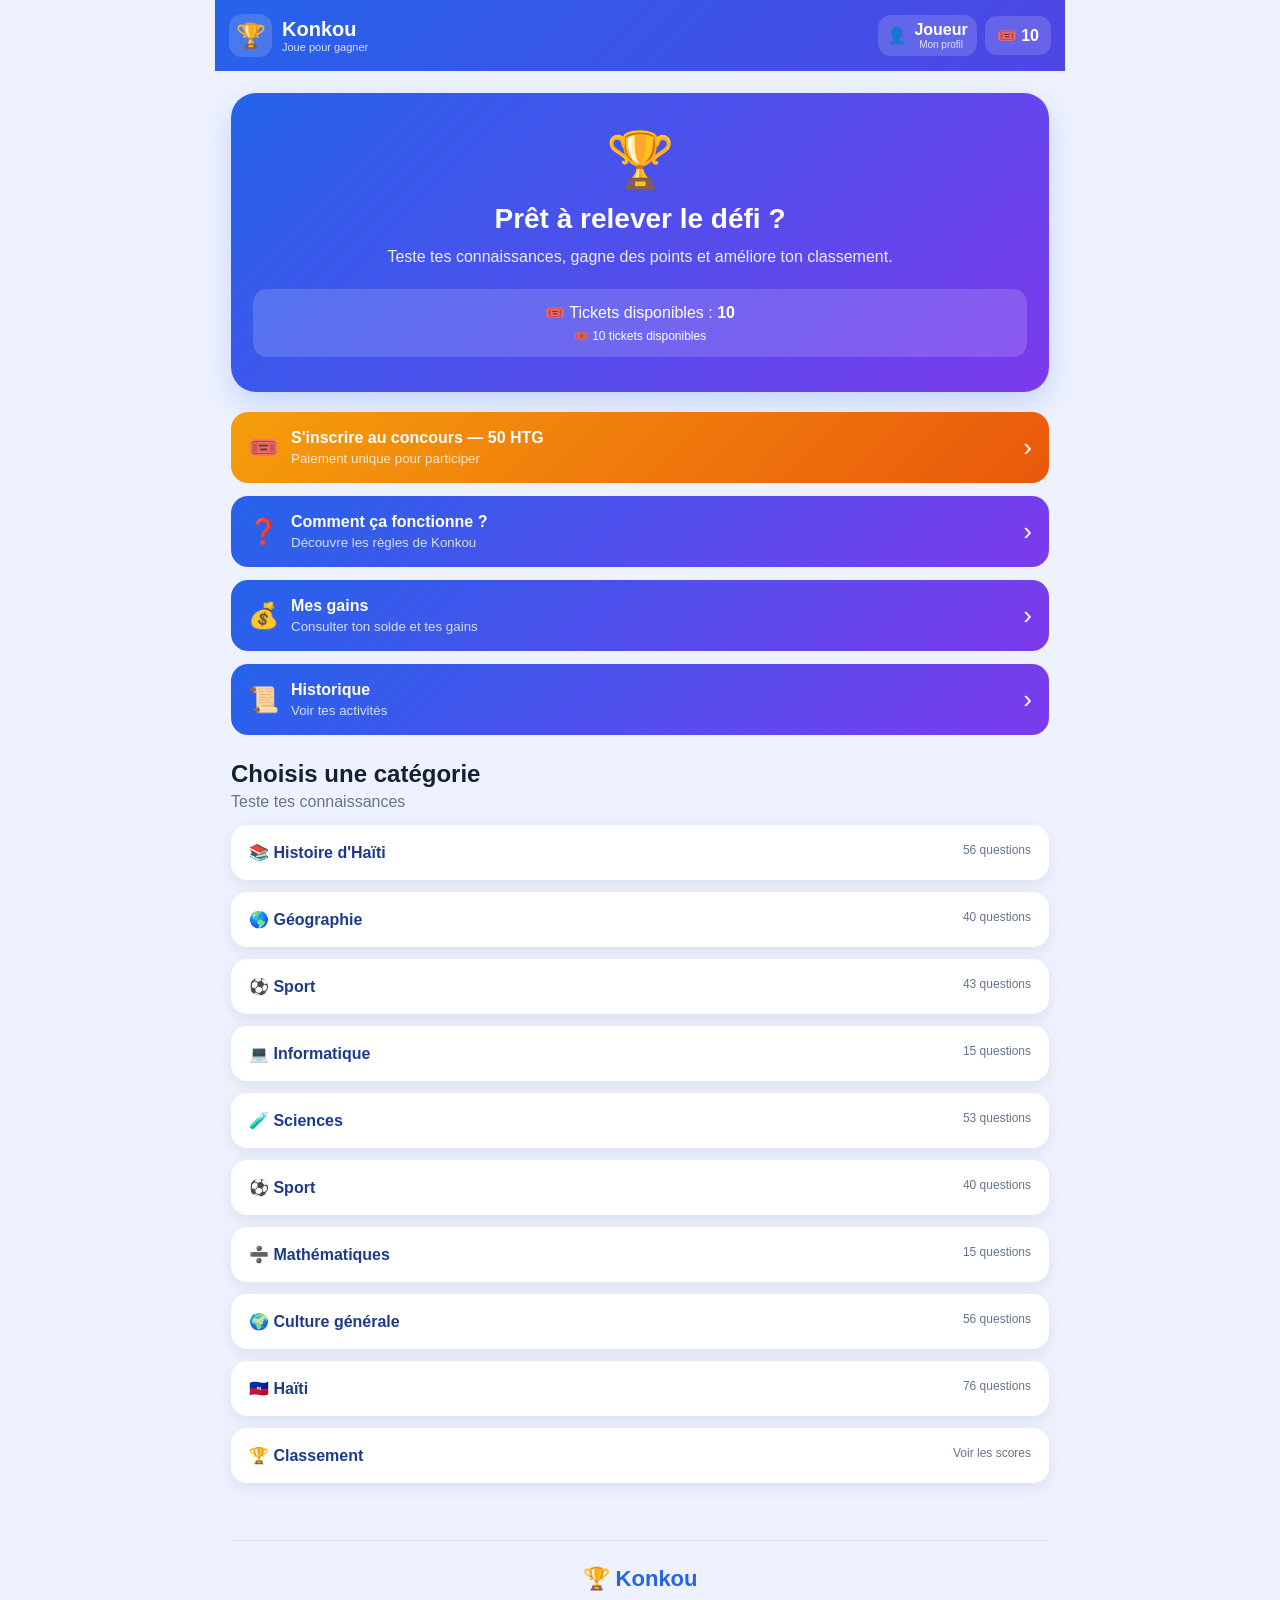
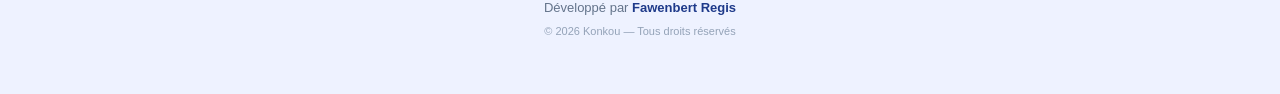
<file: index.html>
<!DOCTYPE html>
<html lang="fr">
<head>
<meta charset="UTF-8">
<meta name="viewport" content="width=device-width,initial-scale=1.0">
<meta name="theme-color" content="#2563eb">
<title>Konkou — Joue pour gagner</title>

<style>
*{box-sizing:border-box;margin:0;padding:0}
body{font-family:Arial,sans-serif;background:#eef2ff;color:#172033;min-height:100vh}
button,input{font:inherit}button{cursor:pointer}
.app{max-width:850px;min-height:100vh;margin:auto;padding-bottom:20px}
.topbar{position:sticky;top:0;z-index:20;display:flex;justify-content:space-between;align-items:center;padding:14px;color:#fff;background:linear-gradient(135deg,#2563eb,#4f46e5)}
.logo{display:flex;align-items:center;gap:10px}.logo-icon{width:43px;height:43px;display:flex;align-items:center;justify-content:center;background:#ffffff26;border-radius:13px;font-size:24px}
.logo strong,.logo small{display:block}.logo strong{font-size:20px}.logo small{font-size:11px;opacity:.8}
.topbar-right{display:flex;align-items:center;gap:8px}
.profile-button{border:0;color:#fff;background:#ffffff26;border-radius:13px;padding:6px 9px;display:flex;align-items:center;gap:7px}
.profile-info strong,.profile-info small{display:block}.profile-info small{font-size:10px;opacity:.8}
.tickets{padding:10px 12px;border-radius:12px;background:#ffffff26;font-weight:bold}
.screen{display:none;padding:22px 16px}.screen.active{display:block}
.hero{color:#fff;text-align:center;padding:35px 22px;margin-bottom:20px;border-radius:25px;background:linear-gradient(135deg,#2563eb,#7c3aed);box-shadow:0 12px 30px #2563eb33}
.hero-icon{font-size:55px}.hero h1{margin:10px 0;font-size:28px}.hero p{line-height:1.5;opacity:.9}
.ticket-info{margin-top:20px;padding:14px;border-radius:14px;background:#ffffff26}.ticket-countdown{margin-top:7px;font-size:12px}
.info-card{width:100%;border:0;margin-bottom:13px;padding:17px;border-radius:17px;color:#fff;display:flex;align-items:center;gap:12px;text-align:left;background:linear-gradient(135deg,#2563eb,#7c3aed)}
.info-icon{font-size:25px}.info-card span:nth-child(2){flex:1}.info-card strong,.info-card small{display:block}.info-card small{margin-top:4px;opacity:.8}.info-arrow{font-size:26px}
.section-title{margin:25px 0 14px}.section-title p,.muted{color:#64748b;margin-top:5px}
.category-grid{display:grid;gap:12px}.category-grid button{border:0;padding:18px;border-radius:16px;background:#fff;display:flex;justify-content:space-between;box-shadow:0 5px 15px #0f172a14}.category-grid button span:first-child{font-weight:bold;color:#1e3a8a}.cat-count{color:#64748b;font-size:12px}
.developer-footer{margin:35px 16px 10px;padding:25px 15px;text-align:center;border-top:1px solid #dbe3ef;color:#64748b}.developer-logo{font-size:22px;font-weight:bold;color:#2563eb;margin-bottom:8px}.developer-footer p{font-size:13px;margin-bottom:6px}.developer-footer strong{color:#1e3a8a}.developer-footer small{font-size:11px;color:#94a3b8}
.card{max-width:600px;margin:15px auto;padding:26px;background:#fff;border-radius:24px;box-shadow:0 10px 30px #0f172a14}.card h2{text-align:center;color:#1e3a8a;margin-bottom:12px}
label{display:block;margin-top:15px;margin-bottom:7px;font-weight:bold}input{width:100%;padding:13px;border:2px solid #e2e8f0;border-radius:12px;outline:0}input:focus{border-color:#2563eb}
.primary,.secondary{width:100%;border:0;padding:14px;border-radius:13px;margin-top:12px;font-weight:bold}.primary{color:#fff;background:linear-gradient(135deg,#2563eb,#4f46e5)}.primary:disabled{opacity:.6}.secondary{color:#334155;background:#e2e8f0}
.quiz-top{display:flex;justify-content:space-between;align-items:center;margin-bottom:12px;font-weight:bold}#timer{padding:8px 12px;border-radius:10px;color:#fff;background:#2563eb}#timer.low{background:#ef4444}
.progress-track{height:8px;background:#dbeafe;border-radius:10px;overflow:hidden}.progress-fill{height:100%;width:0;background:#2563eb}
.quiz-category{display:inline-block;margin:22px 0 12px;padding:7px 12px;border-radius:20px;color:#1d4ed8;background:#dbeafe;font-size:12px;font-weight:bold}
#quiz-question{font-size:24px;line-height:1.35;margin-bottom:18px}.quiz-choices{display:grid;gap:10px}.quiz-choices button{padding:16px;border:2px solid #e2e8f0;background:#fff;border-radius:13px;text-align:left}.quiz-choices button.correct{background:#dcfce7;border-color:#22c55e}.quiz-choices button.wrong{background:#fee2e2;border-color:#ef4444}
.score-line{margin:18px 0;font-weight:bold;color:#2563eb}
.result-icon,.how-to-icon{text-align:center;font-size:55px}.result-score{text-align:center;margin:15px 0}.result-score strong{display:block;font-size:38px;color:#2563eb}
.result-stats{display:grid;grid-template-columns:repeat(3,1fr);gap:10px}.result-stats div{padding:14px 5px;background:#eff6ff;border-radius:13px;text-align:center}.result-stats span,.result-stats strong{display:block}.result-stats span{color:#64748b;font-size:11px}.result-stats strong{color:#1e3a8a;margin-top:5px;font-size:20px}
.result-message{text-align:center;margin:20px 0;color:#475569}.result-winnings{text-align:center;margin:14px 0;padding:12px;border-radius:13px;background:#ecfdf5;color:#047857;font-weight:bold}
.podium{display:flex;align-items:end;justify-content:center;gap:8px;margin:30px 0 25px}.podium-player{width:30%;text-align:center}.podium-avatar{width:58px;height:58px;margin:auto;display:flex;align-items:center;justify-content:center;border-radius:50%;background:#dbeafe;font-size:28px}.podium-player.first .podium-avatar{width:75px;height:75px;background:#fef3c7;font-size:38px}.podium-player.second .podium-avatar{background:#e2e8f0}.podium-player.third .podium-avatar{background:#fed7aa}.podium-name{font-weight:bold;margin-top:7px;white-space:nowrap;overflow:hidden;text-overflow:ellipsis}.podium-score{font-size:12px;color:#64748b;margin-top:3px}.podium-rank{margin-top:8px;padding:12px 5px;border-radius:12px 12px 0 0;font-weight:bold;color:#fff;background:#2563eb}.first .podium-rank{padding:25px 5px;background:#f59e0b}.second .podium-rank{padding:18px 5px;background:#64748b}.third .podium-rank{padding:12px 5px;background:#c2410c}
.my-ranking{margin:20px 0;padding:18px;border-radius:18px;background:linear-gradient(135deg,#eff6ff,#eef2ff);border:2px solid #bfdbfe}.my-ranking-title{font-size:13px;color:#64748b}.my-ranking-main{display:flex;justify-content:space-between;align-items:center;margin-top:8px}.my-ranking-main strong{font-size:24px;color:#2563eb}
.ranking-list{margin:18px 0}.ranking-row{display:flex;align-items:center;gap:10px;padding:14px;margin-bottom:9px;background:#f8fafc;border-radius:13px}.ranking-row.me{background:#dbeafe;border:1px solid #93c5fd}.ranking-name{flex:1;font-weight:bold}.ranking-score{color:#2563eb;font-weight:bold}
.statistics{display:grid;grid-template-columns:repeat(2,1fr);gap:10px;margin:20px 0}.stat-box{padding:17px;background:#f8fafc;border-radius:16px;text-align:center}.stat-icon{font-size:25px}.stat-box strong{display:block;font-size:23px;color:#2563eb;margin-top:5px}.stat-box small{color:#64748b}
.how-to-step{display:flex;gap:13px;padding:15px 0;border-bottom:1px solid #e2e8f0}.how-to-step>b{width:33px;height:33px;min-width:33px;display:flex;justify-content:center;align-items:center;border-radius:50%;color:#fff;background:#2563eb}.how-to-step p{margin-top:4px;color:#64748b}
.profile-panel,.payment-modal{display:none;position:fixed;inset:0;z-index:100;padding:20px;background:#0f172a8c;align-items:center;justify-content:center}.profile-panel.active,.payment-modal.active{display:flex}
.profile-box{width:100%;max-width:450px;padding:28px;background:#fff;border-radius:24px;position:relative;max-height:90vh;overflow:auto}.close-profile{position:absolute;right:15px;top:15px;width:35px;height:35px;border:0;border-radius:50%;background:#e2e8f0}.big-avatar{width:80px;height:80px;margin:auto;display:flex;align-items:center;justify-content:center;border-radius:50%;background:#dbeafe;font-size:42px}.profile-box h2{text-align:center;margin-top:12px;color:#1e3a8a}
.profile-stats{display:grid;grid-template-columns:repeat(3,1fr);gap:8px;margin-top:20px}.profile-stats div{padding:12px 4px;background:#f8fafc;border-radius:12px;text-align:center}.profile-stats strong,.profile-stats small{display:block}.profile-stats strong{color:#2563eb;margin-top:4px}.profile-stats small{color:#64748b;font-size:10px;margin-top:3px}
.status{text-align:center;margin-top:12px;color:#475569}.payment-box{width:100%;max-width:420px;padding:26px;background:#fff;border-radius:22px;text-align:center}.payment-methods{display:grid;gap:10px;margin-top:14px}.payment-methods button{border:2px solid #e2e8f0;background:#fff;padding:14px;border-radius:13px;display:flex;align-items:center;gap:10px;text-align:left;font-weight:bold;color:#1e3a8a}.payment-methods button.selected{border-color:#2563eb;background:#eff6ff}
.payment-spinner{width:46px;height:46px;margin:18px auto;border-radius:50%;border:5px solid #dbeafe;border-top-color:#2563eb;animation:spin .8s linear infinite}@keyframes spin{to{transform:rotate(360deg)}}.payment-step{display:none}.payment-step.active{display:block}.payment-success-icon{font-size:50px}.notice{padding:12px;border-radius:12px;background:#fff7ed;color:#9a3412;font-size:13px;margin-top:15px}.payment-summary{display:grid;gap:10px;margin:20px 0}.payment-row{display:flex;justify-content:space-between;padding:15px;background:#f8fafc;border-radius:12px}
@media(max-width:600px){.profile-info{display:none}.hero h1{font-size:24px}#quiz-question{font-size:21px}.developer-footer{margin-top:30px}}
</style>
</head>

<body>
<div class="app">

<header class="topbar">
<div class="logo">
<div class="logo-icon">🏆</div>
<div><strong>Konkou</strong><small>Joue pour gagner</small></div>
</div>
<div class="topbar-right">
<button id="btn-profile" class="profile-button">
<span>👤</span>
<span class="profile-info"><strong id="profile-name">Joueur</strong><small>Mon profil</small></span>
</button>
<div class="tickets">🎟️ <span id="ticket-count">10</span></div>
</div>
</header>

<section id="screen-home" class="screen active">

<div class="hero">
<div class="hero-icon">🏆</div>
<h1>Prêt à relever le défi ?</h1>
<p>Teste tes connaissances, gagne des points et améliore ton classement.</p>
<div class="ticket-info">
🎟️ Tickets disponibles : <strong id="ticket-count-home">10</strong>
<div id="ticket-countdown-home" class="ticket-countdown">10 tickets disponibles</div>
</div>
</div>

<button id="btn-register" class="info-card" style="background:linear-gradient(135deg,#f59e0b,#ea580c)">
<span class="info-icon" id="register-icon">🎟️</span>
<span><strong id="register-title">S'inscrire au concours — 50 HTG</strong><small id="register-subtitle">Paiement unique pour participer</small></span>
<span class="info-arrow">›</span>
</button>

<button id="btn-how-to" class="info-card">
<span class="info-icon">❓</span><span><strong>Comment ça fonctionne ?</strong><small>Découvre les règles de Konkou</small></span><span class="info-arrow">›</span>
</button>

<button id="btn-gains" class="info-card">
<span class="info-icon">💰</span><span><strong>Mes gains</strong><small>Consulter ton solde et tes gains</small></span><span class="info-arrow">›</span>
</button>

<button id="btn-history" class="info-card">
<span class="info-icon">📜</span><span><strong>Historique</strong><small>Voir tes activités</small></span><span class="info-arrow">›</span>
</button>

<div class="section-title"><h2>Choisis une catégorie</h2><p>Teste tes connaissances</p></div>
<div id="category-list" class="category-grid"></div>
</section>

<section id="screen-quiz" class="screen">
<div class="quiz-top"><span id="quiz-progress">Question</span><span id="timer">15</span></div>
<div class="progress-track"><div id="progress-fill" class="progress-fill"></div></div>
<span id="quiz-category" class="quiz-category"></span>
<h2 id="quiz-question">—</h2>
<div id="quiz-choices" class="quiz-choices"></div>
<div class="score-line">Score : <span id="quiz-score">0</span></div>
<button id="btn-quit" class="secondary">Quitter</button>
</section>

<section id="screen-result" class="screen">
<div class="card">
<div class="result-icon">🏆</div><h2>Quiz terminé !</h2>
<p class="result-score">Score :<strong id="result-score">0</strong></p>
<div class="result-stats">
<div><span>Maximum</span><strong id="result-total">0</strong></div>
<div><span>Correctes</span><strong id="result-correct">0</strong></div>
<div><span>Incorrectes</span><strong id="result-wrong">0</strong></div>
</div>
<p id="result-winnings" class="result-winnings"></p>
<p id="result-message" class="result-message"></p>
<button id="btn-replay" class="primary">Rejouer</button>
<button id="btn-result-ranking" class="secondary">🏆 Voir le classement</button>
<button id="btn-home" class="secondary">Accueil</button>
</div>
</section>

<section id="screen-ranking" class="screen">
<div class="card">
<h2>🏆 Classement</h2><p class="muted">Les meilleurs joueurs de Konkou</p>
<div id="my-ranking" class="my-ranking"></div>
<div id="podium" class="podium"></div>
<h3>Classement général</h3>
<div id="ranking-list" class="ranking-list"></div>
<button id="btn-ranking-home" class="secondary">Retour</button>
</div>
</section>

<section id="screen-how-to" class="screen">
<div class="card">
<div class="how-to-icon">💡</div><h2>Comment ça fonctionne ?</h2>
<div class="how-to-step"><b>1</b><div><strong>Inscris-toi au concours</strong><p>Paie 50 HTG (simulation) pour participer.</p></div></div>
<div class="how-to-step"><b>2</b><div><strong>Choisis une catégorie</strong><p>Sélectionne ton domaine.</p></div></div>
<div class="how-to-step"><b>3</b><div><strong>Utilise un ticket</strong><p>Un ticket est utilisé au début d'une partie.</p></div></div>
<div class="how-to-step"><b>4</b><div><strong>Réponds aux questions</strong><p>Chaque question possède 15 secondes.</p></div></div>
<div class="how-to-step"><b>5</b><div><strong>Gagne des points</strong><p>Chaque bonne réponse rapporte 10 points.</p></div></div>
<div class="how-to-step"><b>6</b><div><strong>Tickets</strong><p>Les tickets sont renouvelés après 1 heure.</p></div></div>
<button id="btn-how-to-back" class="secondary">Retour</button>
</div>
</section>

<section id="screen-gains" class="screen">
<div class="card">
<div class="how-to-icon">💰</div><h2>Mes gains</h2>
<div class="payment-summary">
<div class="payment-row"><span>Solde disponible</span><strong id="available-balance">0 HTG</strong></div>
<div class="payment-row"><span>Total gagné</span><strong id="total-winnings">0 HTG</strong></div>
<div class="payment-row"><span>Total retiré</span><strong id="total-withdrawn">0 HTG</strong></div>
</div>
<div class="notice">Les gains et retraits affichés ici sont une simulation locale. Aucun argent réel n'est transféré.</div>
<button id="btn-withdraw" class="primary">💸 Demander un retrait</button>
<button id="btn-gains-back" class="secondary">Retour</button>
<p id="withdraw-status" class="status"></p>
</div>
</section>

<section id="screen-history" class="screen">
<div class="card">
<h2>📜 Historique</h2>
<div id="history-list" class="ranking-list"></div>
<button id="btn-history-back" class="secondary">Retour</button>
</div>
</section>

<footer class="developer-footer">
<div class="developer-logo">🏆 Konkou</div>
<p>Développé par <strong>Fawenbert Regis</strong></p>
<small>© 2026 Konkou — Tous droits réservés</small>
</footer>
</div>

<div id="profile-panel" class="profile-panel">
<div class="profile-box">
<button id="btn-close-profile" class="close-profile">✕</button>
<div class="big-avatar">👤</div>
<h2 id="profile-panel-name">Joueur</h2>
<p id="profile-panel-location" class="muted" style="text-align:center"></p>
<label>Nom</label><input id="profile-name-input" type="text" placeholder="Ton nom">
<label>Numéro</label><input id="profile-phone-input" type="tel" placeholder="Ton numéro">
<label>Lieu</label><input id="profile-location-input" type="text" placeholder="Ta ville / commune">
<button id="btn-save-profile" class="primary">Enregistrer</button>
<div class="statistics">
<div class="stat-box"><div class="stat-icon">⭐</div><strong id="profile-score">0</strong><small>Points</small></div>
<div class="stat-box"><div class="stat-icon">🎮</div><strong id="profile-games">0</strong><small>Parties</small></div>
<div class="stat-box"><div class="stat-icon">🏆</div><strong id="profile-best">0</strong><small>Meilleur score</small></div>
<div class="stat-box"><div class="stat-icon">📊</div><strong id="profile-average">0</strong><small>Moyenne</small></div>
</div>
<div class="profile-stats">
<div>🎟️<strong id="profile-tickets">10</strong><small>Tickets</small></div>
<div>🏅<strong id="profile-rank">—</strong><small>Rang</small></div>
<div>💰<strong id="profile-win">0</strong><small>Gains</small></div>
</div>
</div>
</div>

<div id="payment-modal" class="payment-modal">
<div class="payment-box">
<div id="pay-step-method" class="payment-step active">
<h2>Retirer mes gains</h2>
<p class="muted">Solde disponible : <strong id="pay-modal-balance">0 HTG</strong></p>
<label>Montant à retirer (HTG)</label><input id="pay-amount-input" type="number" min="1" placeholder="Ex: 500">
<label>Moyen de paiement</label>
<div class="payment-methods">
<button type="button" class="pay-method" data-method="MonCash">📱 MonCash</button>
<button type="button" class="pay-method" data-method="NatCash">📲 NatCash</button>
<button type="button" class="pay-method" data-method="Virement bancaire">🏦 Virement bancaire</button>
</div>
<button id="btn-pay-confirm" class="primary">Confirmer le retrait</button>
<button id="btn-pay-cancel" class="secondary">Annuler</button>
<p id="pay-method-status" class="status"></p>
</div>
<div id="pay-step-processing" class="payment-step"><div class="payment-spinner"></div><h2>Traitement…</h2><p class="muted" id="pay-processing-text"></p></div>
<div id="pay-step-success" class="payment-step"><div class="payment-success-icon">✅</div><h2>Retrait simulé réussi</h2><p class="muted" id="pay-success-text"></p><p class="muted" style="margin-top:10px;font-size:12px">Aucun argent réel n'a été transféré.</p><button id="btn-pay-close" class="primary">Fermer</button></div>
</div>
</div>

<div id="register-modal" class="payment-modal">
<div class="payment-box">
<div id="reg-step-method" class="payment-step active">
<h2>Inscription au concours</h2>
<p class="muted">Frais d'inscription : <strong>50 HTG</strong></p>
<label>Moyen de paiement</label>
<div class="payment-methods">
<button type="button" class="reg-method" data-method="MonCash">📱 MonCash</button>
<button type="button" class="reg-method" data-method="NatCash">📲 NatCash</button>
<button type="button" class="reg-method" data-method="Virement bancaire">🏦 Virement bancaire</button>
</div>
<button id="btn-reg-confirm" class="primary">Payer 50 HTG et m'inscrire</button>
<button id="btn-reg-cancel" class="secondary">Annuler</button>
<p id="reg-method-status" class="status"></p>
</div>
<div id="reg-step-processing" class="payment-step"><div class="payment-spinner"></div><h2>Traitement…</h2><p class="muted" id="reg-processing-text"></p></div>
<div id="reg-step-success" class="payment-step"><div class="payment-success-icon">✅</div><h2>Inscription confirmée</h2><p class="muted" id="reg-success-text"></p><p class="muted" style="margin-top:10px;font-size:12px">Ceci est une simulation — aucun argent réel n'a été transféré.</p><button id="btn-reg-close" class="primary">Commencer à jouer</button></div>
</div>
</div>

<script>

/* =====================================================
   CONFIGURATION
===================================================== */

const MAX_TICKETS=10;
const RESET=60*60*1000;
const QUESTION_TIME=15;
const POINTS_PER_CORRECT=10;
const HTG_PER_POINT=2;
const REGISTRATION_FEE=50;

/*
   IMPORTANT :
   Mets ici l'adresse réelle de ton serveur.
   
   Exemple :
   https://ton-serveur.onrender.com

   Si ton serveur est ailleurs, remplace cette valeur.
*/
const SERVER_URL="https://konkou-server-6.onrender.com";

/* =====================================================
   ÉTAT
===================================================== */

const state={
category:null,
questions:[],
index:0,
score:0,
correct:0,
wrong:0,
timer:null,
time:QUESTION_TIME,
tickets:MAX_TICKETS
};

let pendingCategory=null;
let selectedMethod=null;
let selectedRegMethod=null;

/* =====================================================
   QUESTIONS
===================================================== */

const categories=[

{
name:"📚 Histoire d'Haïti",
questions:[
["En quelle année Haïti est-elle devenue indépendante ?",["1791","1804","1815","1822"],1],
["Quelle date marque la proclamation de l'indépendance d'Haïti ?",["1er janvier 1804","18 novembre 1803","20 mai 1802","14 août 1791"],0],
["Qui a proclamé l'indépendance d'Haïti ?",["Toussaint Louverture","Jean-Jacques Dessalines","Henri Christophe","Alexandre Pétion"],1],
["Quelle bataille décisive a eu lieu le 18 novembre 1803 ?",["Vertières","Crête-à-Pierrot","Léogâne","Tiburon"],0],
["En quelle année la Révolution haïtienne a-t-elle commencé ?",["1789","1791","1801","1804"],1],
["En quelle année Haïti a-t-elle proclamé son indépendance ?",["1791","1798","1804","1806"],2],
["Dans quelle ville l'indépendance d'Haïti a-t-elle été proclamée ?",["Port-au-Prince","Cap-Haïtien","Gonaïves","Jacmel"],2],
["Qui a proclamé l'indépendance d'Haïti ?",["Toussaint Louverture","Jean-Jacques Dessalines","Henri Christophe","Alexandre Pétion"],1],
["Quel était le nom de la colonie française avant l'indépendance d'Haïti ?",["Santo Domingo","Saint-Domingue","Ayiti","La Havane"],1],
["Qui était Toussaint Louverture ?",["Un chef de la Révolution haïtienne","Un président français","Un explorateur espagnol","Un roi anglais"],0],
["En quelle année Toussaint Louverture a-t-il été arrêté par les Français ?",["1791","1798","1802","1804"],2],
["Dans quelle forteresse française Toussaint Louverture est-il mort ?",["Fort de Joux","Bastille","Fort de France","Fort Saint-Louis"],0],
["En quelle année Toussaint Louverture est-il mort ?",["1801","1802","1803","1804"],2],
["Quel général français dirigeait l'expédition envoyée par Napoléon à Saint-Domingue ?",["Charles Leclerc","Joachim Murat","Jean Moreau","Nicolas Soult"],0],
["Quel événement militaire du 18 novembre 1803 a marqué la défaite décisive des forces françaises ?",["Bataille de Vertières","Bataille de Crête-à-Pierrot","Bataille de Savannah","Bataille de Port-au-Prince"],0],
["En quelle année la bataille de Vertières a-t-elle eu lieu ?",["1791","1802","1803","1804"],2],
["Quel général haïtien commandait les forces indigènes lors de la bataille de Vertières ?",["Jean-Jacques Dessalines","Alexandre Pétion","André Rigaud","Boukman"],0],
["Qui était Boukman ?",["Un chef du soulèvement de 1791","Un président d'Haïti","Un général français","Un diplomate américain"],0],
["Quel événement a marqué le début de la Révolution haïtienne en août 1791 ?",["Une révolte des esclaves","L'indépendance","La création de la République","La construction de la Citadelle"],0],
["Quel nom les Français donnaient-ils à la partie occidentale de l'île avant l'indépendance ?",["Saint-Domingue","Santo Domingo","Hispaniola","Ayiti"],0],
["Quel peuple vivait sur l'île avant l'arrivée des Européens ?",["Taïnos","Vikings","Romains","Maya"],0],
["Quel navigateur européen est arrivé sur l'île en 1492 ?",["Christophe Colomb","Vasco de Gama","Ferdinand Magellan","Amerigo Vespucci"],0],
["Comment les Espagnols appelaient-ils la partie orientale de l'île ?",["Saint-Domingue","Santo Domingo","Port-au-Prince","Cap-Français"],1],
["En quelle année le traité de Ryswick a-t-il confirmé le contrôle français sur la partie occidentale de l'île ?",["1492","1697","1791","1804"],1],
["Quel était le nom de la ville aujourd'hui appelée Cap-Haïtien pendant la période coloniale française ?",["Cap-Français","Port-Royal","Fort-Dauphin","Petit-Goâve"],0],
["Quel ancien nom portait Port-au-Prince pendant la période coloniale ?",["Port-Républicain","Port-de-Paix","Port-au-Prince","Le Cap"],0],
["Qui était Toussaint Louverture ?",["Un général de la Révolution haïtienne","Un président américain","Un explorateur","Un roi espagnol"],0],
["En quelle année la cérémonie du Bois Caïman est-elle traditionnellement située ?",["1776","1789","1791","1804"],2],
["Quel personnage est associé au Bois Caïman ?",["Dutty Boukman","Alexandre Pétion","François Duvalier","Jean-Claude Duvalier"],0],
["Quel était le nom de la colonie française avant l'indépendance ?",["Saint-Domingue","Martinique","Guadeloupe","Louisiane"],0],
["Quel traité partagea l'île d'Hispaniola entre la France et l'Espagne ?",["Traité de Ryswick","Traité de Versailles","Traité de Paris","Traité de Madrid"],0],
["En quelle année le traité de Ryswick confirma-t-il la présence française dans la partie occidentale de l'île ?",["1697","1685","1701","1715"],0],
["Quel nom les Français donnèrent-ils à leur colonie dans l'ouest d'Hispaniola ?",["Saint-Domingue","Nouvelle-France","Louisiane","Martinique"],0],
["Quelle activité économique était particulièrement importante à Saint-Domingue au XVIIIe siècle ?",["La production de sucre et de café","La production de pétrole","La fabrication automobile","La production de charbon"],0],
["Quel événement français de 1789 influença fortement les événements de Saint-Domingue ?",["La Révolution française","La Révolution industrielle","La Commune de Paris","La Première Guerre mondiale"],0],
["Quelle déclaration française de 1789 proclamait des principes de liberté et d'égalité ?",["Déclaration des droits de l'homme et du citoyen","Déclaration de paix de Paris","Charte de Saint-Domingue","Constitution de 1804"],0],
["Qui était Jean-Baptiste Chavannes ?",["Un combattant de la Révolution de Saint-Domingue","Un gouverneur espagnol","Un président haïtien","Un explorateur français"],0],
["Qui était André Rigaud ?",["Un chef militaire et homme politique haïtien","Un roi français","Un gouverneur espagnol","Un explorateur portugais"],0],
["Quel conflit opposa notamment Toussaint Louverture et André Rigaud ?",["La guerre des couteaux","La guerre de Vertières","La guerre de Sept Ans","La guerre de Crête"],0],
["En quelle année Toussaint Louverture devint-il gouverneur général de Saint-Domingue ?",["1801","1791","1804","1820"],0],
["Quel document Toussaint Louverture fit-il adopter en 1801 ?",["Une constitution","Une déclaration d'indépendance","Un traité avec l'Espagne","Une constitution française de 1789"],0],
["Pourquoi l'expédition de Leclerc fut-elle envoyée à Saint-Domingue en 1802 ?",["Pour rétablir l'autorité française","Pour reconnaître l'indépendance","Pour aider Dessalines","Pour créer une nouvelle république"],0],
["Quel général haïtien joua un rôle important dans la victoire de Vertières ?",["Jean-Jacques Dessalines","Christophe Colomb","Charles Leclerc","Alexandre Pétion"],0],
["Quel général français mourut pendant l'expédition de Saint-Domingue ?",["Charles Leclerc","Napoléon Bonaparte","Henri Christophe","Alexandre Pétion"],0],
["Quel général français fut envoyé à Saint-Domingue en 1802 ?",["Charles Leclerc","Napoléon III","Lafayette","Foch"],0],
["Où Toussaint Louverture est-il mort ?",["Fort de Joux","Paris","Port-au-Prince","Londres"],0],
["Quel titre Dessalines prit-il ?",["Empereur","Roi","Président","Gouverneur"],0],
["Quel nom Dessalines adopta-t-il comme empereur ?",["Jacques Ier","Henri Ier","Alexandre Ier","Toussaint Ier"],0],
["Qui succéda à Dessalines dans le Nord ?",["Henri Christophe","Alexandre Pétion","Boyer","Toussaint Louverture"],0],
["Qui dirigea la République d'Haïti dans le Sud ?",["Alexandre Pétion","Henri Christophe","Dessalines","Christophe Colomb"],0],
["Quel dirigeant établit un royaume dans le Nord ?",["Henri Christophe","Alexandre Pétion","Toussaint Louverture","Boyer"],0],
["Quel titre Henri Christophe a-t-il porté ?",["Roi","Empereur","Président","Gouverneur"],0],
["Qui réunit le Nord et le Sud en 1820 ?",["Jean-Pierre Boyer","Alexandre Pétion","Henri Christophe","Dessalines"],0],
["En quelle année Boyer occupa-t-il la partie orientale d'Hispaniola ?",["1822","1804","1810","1830"],0],
["Quel pays reconnut l'indépendance d'Haïti en 1825 ?",["France","Espagne","Angleterre","Portugal"],0],
["Quel président américain reconnut Haïti en 1862 ?",["Abraham Lincoln","George Washington","Thomas Jefferson","Andrew Jackson"],0]
]
},

{
name:"🌎 Géographie",
questions:[
["Quelle est la capitale d'Haïti ?",["Cap-Haïtien","Jacmel","Port-au-Prince","Gonaïves"],2],
["Avec quel pays Haïti partage-t-elle Hispaniola ?",["Cuba","Jamaïque","République dominicaine","Porto Rico"],2],
["Quel est le plus grand département d'Haïti par superficie ?",["Ouest","Artibonite","Nord","Sud"],1],
["Quelle mer borde Haïti ?",["Mer des Caraïbes","Mer Méditerranée","Mer du Nord","Mer Rouge"],0],
["Quel est le plus long fleuve du monde ?",["Nil","Amazone","Mississippi","Yangtsé"],1],
["Quel est le plus grand pays du monde par superficie ?",["Canada","Chine","Russie","États-Unis"],2],
["Quel est le plus petit pays du monde ?",["Monaco","Vatican","Malte","Andorre"],1],
["Quelle est la capitale du Brésil ?",["Rio de Janeiro","São Paulo","Brasília","Salvador"],2],
["Quelle est la capitale de l'Égypte ?",["Alexandrie","Le Caire","Gizeh","Louxor"],1],
["Quelle est la capitale de l'Italie ?",["Milan","Rome","Naples","Venise"],1],
["Quelle est la capitale de l'Espagne ?",["Barcelone","Madrid","Séville","Valence"],1],
["Quelle est la capitale de l'Allemagne ?",["Berlin","Munich","Hambourg","Francfort"],0],
["Quelle est la capitale du Mexique ?",["Cancún","Guadalajara","Mexico","Monterrey"],2],
["Quelle est la capitale de l'Australie ?",["Sydney","Melbourne","Canberra","Perth"],2],
["Quel est le plus grand continent du monde ?",["Afrique","Asie","Europe","Amérique"],1],
["Quel est le plus petit continent habité ?",["Europe","Océanie","Afrique","Amérique"],1],
["Quel est le plus grand océan du monde ?",["Atlantique","Indien","Pacifique","Arctique"],2],
["Quel océan sépare l'Afrique de l'Amérique ?",["Pacifique","Atlantique","Indien","Arctique"],1],
["Quel océan se trouve entre l'Afrique et l'Australie ?",["Atlantique","Pacifique","Indien","Arctique"],2],
["Quelle est la plus haute montagne du monde ?",["K2","Mont Everest","Mont Blanc","Kilimandjaro"],1],
["Dans quel pays se trouve le mont Everest ?",["Inde","Chine et Népal","Pakistan","Bhoutan"],1],
["Quel est le plus grand désert chaud du monde ?",["Gobi","Sahara","Kalahari","Atacama"],1],
["Dans quel continent se trouve le désert du Sahara ?",["Asie","Afrique","Europe","Océanie"],1],
["Quel fleuve traverse l'Égypte ?",["Nil","Congo","Niger","Zambèze"],0],
["Quel fleuve traverse Paris ?",["Seine","Loire","Rhône","Garonne"],0],
["Quel fleuve traverse Londres ?",["Tamise","Seine","Danube","Rhin"],0],
["Quel fleuve traverse Rome ?",["Tibre","Arno","Pô","Rhin"],0],
["Quel pays possède la forme d'une botte ?",["Espagne","Italie","Grèce","Portugal"],1],
["Quel pays est surnommé le pays du Soleil-Levant ?",["Chine","Japon","Corée du Sud","Thaïlande"],1],
["Quelle ville est surnommée la Cité de l'Indépendance ?",["Gonaïves","Jacmel","Les Cayes","Cap-Haïtien"],0],
["Quelle ville est la deuxième grande ville d'Haïti ?",["Cap-Haïtien","Jacmel","Miragoâne","Hinche"],0],
["Dans quel département se trouve Port-au-Prince ?",["Ouest","Nord","Sud","Artibonite"],0],
["Quelle ville se trouve dans le département du Sud ?",["Les Cayes","Cap-Haïtien","Hinche","Gonaïves"],0],
["Quelle ville est connue pour son artisanat et son carnaval ?",["Jacmel","Hinche","Fort-Liberté","Mirebalais"],0],
["Quel est le plus haut sommet d'Haïti ?",["Pic la Selle","Morne Rouge","Morne Jean","Pic Macaya"],0],
["Dans quelle partie d'Hispaniola se trouve Haïti ?",["Ouest","Est","Nord uniquement","Sud uniquement"],0],
["Quel pays se trouve à l'est d'Haïti ?",["République dominicaine","Cuba","Jamaïque","Bahamas"],0],
["Quel océan se trouve au nord de la mer des Caraïbes ?",["Atlantique","Pacifique","Indien","Arctique"],0],
["Quelle ville se trouve près de la frontière dominicaine ?",["Ouanaminthe","Jacmel","Les Cayes","Jérémie"],0],
["Quel département porte le nom d'une grande rivière ?",["Artibonite","Sud","Nord","Ouest"],0]
]
},

{
name:"⚽ Sport",
questions:[
["Combien de joueurs une équipe de football possède-t-elle sur le terrain ?",["7","9","11","13"],2],
["Combien de périodes compte un match de football ?",["1","2","3","4"],1],
["Combien de points vaut un panier normal au basket ?",["1","2","3","4"],1],
["Quel sport utilise une raquette et un volant ?",["Tennis","Badminton","Football","Rugby"],1],
["Combien de joueurs d'une équipe de basket sont sur le terrain ?",["4","5","6","7"],1],
["Combien de minutes dure normalement un match de football ?",["60","75","90","120"],2],
["Combien de joueurs composent une équipe de football sur le terrain ?",["9","10","11","12"],2],
["Combien de minutes dure normalement un match de football ?",["60","75","90","100"],2],
["Combien de mi-temps comporte un match de football ?",["1","2","3","4"],1],
["Quel pays a remporté la Coupe du monde de football 2022 ?",["France","Brésil","Argentine","Allemagne"],2],
["Dans quel pays le football moderne est-il né ?",["France","Angleterre","Brésil","Espagne"],1],
["Combien de joueurs composent une équipe de basket sur le terrain ?",["4","5","6","7"],1],
["Combien de points vaut un lancer franc au basket-ball ?",["1","2","3","4"],0],
["Combien de points vaut généralement un tir derrière la ligne à trois points ?",["1","2","3","4"],2],
["Dans quel sport utilise-t-on un volant ?",["Tennis","Badminton","Basket-ball","Golf"],1],
["Combien de joueurs composent une équipe de volley-ball sur le terrain ?",["5","6","7","8"],1],
["Quel sport est pratiqué sur un ring ?",["Boxe","Golf","Natation","Cyclisme"],0],
["Quel sport utilise une balle jaune et une raquette ?",["Tennis","Football","Rugby","Hockey"],0],
["Combien de sets faut-il généralement gagner pour remporter un match de tennis masculin en Grand Chelem ?",["2","3","4","5"],1],
["Quel tournoi de tennis se joue sur terre battue à Paris ?",["Wimbledon","US Open","Roland-Garros","Open d'Australie"],2],
["Quel tournoi de tennis se joue sur gazon ?",["Roland-Garros","Wimbledon","US Open","Open d'Australie"],1],
["Dans quel sport trouve-t-on un touchdown ?",["Football américain","Basket-ball","Tennis","Baseball"],0],
["Dans quel sport utilise-t-on un club et une balle ?",["Golf","Football","Volley-ball","Natation"],0],
["Combien de trous compte un parcours de golf standard ?",["9","12","18","24"],2],
["Quel pays est célèbre pour le sumo ?",["Chine","Japon","Corée du Sud","Thaïlande"],1],
["Quel sport est associé au Tour de France ?",["Cyclisme","Athlétisme","Natation","Rugby"],0],
["Combien de joueurs composent une équipe de baseball sur le terrain ?",["7","8","9","10"],2],
["Quel sport utilise une batte et une balle ?",["Baseball","Tennis","Golf","Rugby"],0],
["Dans quel sport trouve-t-on un gardien de but ?",["Football","Tennis","Golf","Athlétisme"],0],
["Quel pays a remporté la Coupe du monde de football 2014 ?",["Brésil","Allemagne","Argentine","Espagne"],1],
["Quel pays a remporté la Coupe du monde de football 2010 ?",["Espagne","France","Italie","Allemagne"],0],
["Quel pays a remporté la Coupe du monde de football 2006 ?",["France","Italie","Brésil","Allemagne"],1],
["Quel athlète est célèbre pour ses records au sprint ?",["Usain Bolt","Michael Phelps","Roger Federer","Tiger Woods"],0],
["Quel sport pratique Michael Phelps ?",["Natation","Athlétisme","Cyclisme","Boxe"],0],
["Dans quel sport utilise-t-on un ballon ovale ?",["Rugby","Tennis","Baseball","Golf"],0],
["Quel pays a remporté la Coupe du monde 2018 ?",["France","Brésil","Allemagne","Argentine"],0],
["Quel sport est associé au Tour de France ?",["Cyclisme","Tennis","Natation","Athlétisme"],0],
["Combien de joueurs composent une équipe de volley sur le terrain ?",["5","6","7","8"],1],
["Quel sport utilise un panier ?",["Basket-ball","Football","Tennis","Boxe"],0],
["Quel sport se pratique sur un ring ?",["Boxe","Golf","Natation","Cyclisme"],0],
["Dans quel sport trouve-t-on le terme 'ace' ?",["Tennis","Football","Basket-ball","Rugby"],0],
["Quel pays est célèbre pour le sumo ?",["Japon","Brésil","Canada","Espagne"],0],
["Quel sport utilise des clubs et une petite balle ?",["Golf","Football","Natation","Volley-ball"],0]
]
},

{
name:"💻 Informatique",
questions:[
["Que signifie HTML ?",["HyperText Markup Language","HighText Machine Language","HyperTool Modern Language","Home Tool Markup Language"],0],
["Quel langage rend principalement une page web interactive ?",["JavaScript","HTML","SQL","XML"],0],
["Que signifie CSS ?",["Cascading Style Sheets","Computer Style System","Creative Software Syntax","Central Style Service"],0],
["Quel langage interroge principalement une base de données relationnelle ?",["SQL","CSS","HTML","PNG"],0],
["Quelle structure permet de répéter du code ?",["Boucle","Variable","Commentaire","Image"],0],
["Quel symbole écrit un commentaire sur une ligne en JavaScript ?",["//","##","<!--","**"],0],
["Que signifie CPU ?",["Central Processing Unit","Computer Personal Unit","Central Program Utility","Control Processing User"],0],
["Que signifie RAM ?",["Random Access Memory","Read Access Machine","Rapid Application Memory","Random Application Module"],0],
["Quel langage est exécuté par Node.js ?",["JavaScript","HTML","CSS","SQL"],0],
["Quel système d'exploitation est développé par Microsoft ?",["Windows","Linux","Android","Ubuntu"],0],
["Quel système mobile est développé par Google ?",["Android","Windows","macOS","DOS"],0],
["Quelle commande Git envoie les modifications vers un dépôt distant ?",["git push","git pull","git clone","git init"],0],
["Quelle commande Git récupère les modifications distantes ?",["git pull","git push","git init","git status"],0],
["Quel outil permet d'exécuter JavaScript côté serveur ?",["Node.js","Photoshop","Excel","Chrome uniquement"],0],
["Quel protocole sécurise principalement les sites web ?",["HTTPS","FTP","SMTP","POP3"],0]
]
},

{
name:"🧪 Sciences",
questions:[
["Quelle planète est la plus proche du Soleil ?",["Mercure","Vénus","Terre","Mars"],0],
["Quelle planète est surnommée la planète rouge ?",["Mars","Jupiter","Vénus","Mercure"],0],
["Quelle planète est la plus proche du Soleil ?",["Mercure","Vénus","Terre","Mars"],0],
["Quelle est la plus grande planète du système solaire ?",["Terre","Saturne","Jupiter","Neptune"],2],
["Quelle planète est surnommée la planète rouge ?",["Vénus","Mars","Jupiter","Mercure"],1],
["Quelle planète possède des anneaux très visibles ?",["Mars","Saturne","Mercure","Vénus"],1],
["Quel est le satellite naturel de la Terre ?",["Mars","La Lune","Vénus","Le Soleil"],1],
["Quelle étoile est au centre du système solaire ?",["Sirius","Polaris","Le Soleil","Véga"],2],
["Combien de planètes composent le système solaire ?",["7","8","9","10"],1],
["Quelle planète est connue pour sa grande tache rouge ?",["Jupiter","Mars","Saturne","Neptune"],0],
["Quelle planète est la plus éloignée du Soleil parmi les huit planètes ?",["Uranus","Saturne","Neptune","Jupiter"],2],
["Quel gaz est indispensable à la respiration humaine ?",["Azote","Oxygène","Hydrogène","Hélium"],1],
["Quel gaz les humains rejettent principalement lors de la respiration ?",["Oxygène","Azote","Dioxyde de carbone","Hélium"],2],
["Quelle est la formule chimique de l'eau ?",["CO2","H2O","O2","NaCl"],1],
["Quelle est la formule chimique du dioxyde de carbone ?",["CO2","H2O","O2","CH4"],0],
["Quel organe pompe le sang dans le corps humain ?",["Poumon","Cœur","Foie","Rein"],1],
["Quel organe permet principalement les échanges gazeux ?",["Cœur","Poumon","Estomac","Foie"],1],
["Quel organe filtre le sang et produit l'urine ?",["Rein","Cœur","Poumon","Pancréas"],0],
["Quel organe produit principalement la bile ?",["Foie","Estomac","Rein","Cœur"],0],
["Quel organe permet principalement la digestion mécanique des aliments ?",["Estomac","Poumon","Cœur","Rein"],0],
["Combien de chromosomes possède normalement une cellule humaine ?",["23","44","46","48"],2],
["Quelle molécule contient l'information génétique ?",["ADN","ATP","CO2","H2O"],0],
["Quelle partie de la cellule contient généralement l'ADN ?",["Noyau","Membrane","Cytoplasme","Ribosome"],0],
["Quelle science étudie les êtres vivants ?",["Physique","Biologie","Géologie","Astronomie"],1],
["Quelle science étudie les astres et l'univers ?",["Biologie","Chimie","Astronomie","Géographie"],2],
["Quelle science étudie la matière et ses transformations ?",["Chimie","Histoire","Géographie","Biologie"],0],
["Quelle science étudie les forces et les mouvements ?",["Physique","Biologie","Chimie","Botanique"],0],
["Quelle force attire les objets vers la Terre ?",["Magnétisme","Gravité","Friction","Électricité"],1],
["Quelle unité mesure une force ?",["Joule","Newton","Watt","Volt"],1],
["Quelle unité mesure l'énergie ?",["Newton","Joule","Pascal","Ampère"],1],
["Quelle unité mesure la puissance ?",["Watt","Volt","Ohm","Newton"],0],
["Quelle unité mesure le courant électrique ?",["Ampère","Volt","Watt","Joule"],0],
["Quelle unité mesure la tension électrique ?",["Volt","Ampère","Ohm","Watt"],0],
["Quel métal est liquide à température ambiante ?",["Fer","Mercure","Cuivre","Aluminium"],1],
["Quel est le symbole chimique de l'or ?",["Ag","Au","Fe","Cu"],1],
["Quel est le symbole chimique du fer ?",["Fe","Fr","F","Ir"],0],
["Quel est le symbole chimique de l'oxygène ?",["O","Ox","Og","C"],0],
["Quel est le symbole chimique du sodium ?",["S","Na","So","Sd"],1],
["Quel est le pH d'une solution neutre ?",["0","5","7","14"],2],
["Quelle substance est nécessaire à la photosynthèse ?",["Dioxyde de carbone","Essence","Pétrole","Fer"],0],
["Quelle partie de la plante absorbe principalement l'eau ?",["Fleurs","Racines","Fruits","Graines"],1],
["Quel pigment donne principalement sa couleur verte aux feuilles ?",["Chlorophylle","Hémoglobine","Mélanine","Kératine"],0]
["Quel est le satellite naturel de la Terre ?",["La Lune","Mars","Le Soleil","Vénus"],0],
["Combien de chromosomes possède normalement une cellule humaine somatique ?",["23","46","44","48"],1],
["Quel organe permet principalement de respirer ?",["Poumons","Cœur","Foie","Estomac"],0],
["Quel est le symbole chimique de l'oxygène ?",["O","Ox","Og","C"],0],
["Quelle partie de la plante absorbe principalement l'eau ?",["Racines","Fleurs","Fruits","Feuilles"],0],
["Quelle étoile est au centre du système solaire ?",["Le Soleil","Sirius","Polaris","Vénus"],0],
["Quel métal est liquide à température ambiante ?",["Mercure","Fer","Cuivre","Aluminium"],0],
["Quelle unité mesure la température du SI ?",["Kelvin","Mètre","Newton","Joule"],0],
["Quelle science étudie les êtres vivants ?",["Biologie","Géologie","Astronomie","Physique"],0]
["Quel organe pompe le sang ?",["Le cœur","Le foie","Le poumon","Le rein"],0],
["Quel gaz est essentiel à la respiration humaine ?",["Oxygène","Hydrogène","Hélium","Méthane"],0],
["Quelle est la formule chimique de l'eau ?",["H2O","CO2","O2","NaCl"],0],
["Quelle force nous maintient sur Terre ?",["Gravité","Magnétisme","Friction","Pression"],0],
] 
},
   
{
name:"⚽ Sport",
questions:[
["Combien de joueurs composent une équipe de football sur le terrain ?",["9","10","11","12"],2],
["Combien de minutes dure normalement un match de football ?",["60","75","90","100"],2],
["Combien de mi-temps comporte un match de football ?",["1","2","3","4"],1],
["Quel pays a remporté la Coupe du monde de football 2022 ?",["France","Brésil","Argentine","Allemagne"],2],
["Dans quel pays le football moderne est-il né ?",["France","Angleterre","Brésil","Espagne"],1],
["Combien de joueurs composent une équipe de basket sur le terrain ?",["4","5","6","7"],1],
["Combien de points vaut un lancer franc au basket-ball ?",["1","2","3","4"],0],
["Combien de points vaut généralement un tir derrière la ligne à trois points ?",["1","2","3","4"],2],
["Dans quel sport utilise-t-on un volant ?",["Tennis","Badminton","Basket-ball","Golf"],1],
["Combien de joueurs composent une équipe de volley-ball sur le terrain ?",["5","6","7","8"],1],
["Quel sport est pratiqué sur un ring ?",["Boxe","Golf","Natation","Cyclisme"],0],
["Quel sport utilise une balle jaune et une raquette ?",["Tennis","Football","Rugby","Hockey"],0],
["Combien de sets faut-il généralement gagner pour remporter un match de tennis masculin en Grand Chelem ?",["2","3","4","5"],1],
["Quel tournoi de tennis se joue sur terre battue à Paris ?",["Wimbledon","US Open","Roland-Garros","Open d'Australie"],2],
["Quel tournoi de tennis se joue sur gazon ?",["Roland-Garros","Wimbledon","US Open","Open d'Australie"],1],
["Dans quel sport trouve-t-on un touchdown ?",["Football américain","Basket-ball","Tennis","Baseball"],0],
["Dans quel sport utilise-t-on un club et une balle ?",["Golf","Football","Volley-ball","Natation"],0],
["Combien de trous compte un parcours de golf standard ?",["9","12","18","24"],2],
["Quel pays est célèbre pour le sumo ?",["Chine","Japon","Corée du Sud","Thaïlande"],1],
["Quel sport est associé au Tour de France ?",["Cyclisme","Athlétisme","Natation","Rugby"],0],
["Combien de joueurs composent une équipe de baseball sur le terrain ?",["7","8","9","10"],2],
["Quel sport utilise une batte et une balle ?",["Baseball","Tennis","Golf","Rugby"],0],
["Dans quel sport trouve-t-on un gardien de but ?",["Football","Tennis","Golf","Athlétisme"],0],
["Quel pays a remporté la Coupe du monde de football 2014 ?",["Brésil","Allemagne","Argentine","Espagne"],1],
["Quel pays a remporté la Coupe du monde de football 2010 ?",["Espagne","France","Italie","Allemagne"],0],
["Quel pays a remporté la Coupe du monde de football 2006 ?",["France","Italie","Brésil","Allemagne"],1],
["Quel athlète est célèbre pour ses records au sprint ?",["Usain Bolt","Michael Phelps","Roger Federer","Tiger Woods"],0],
["Quel sport pratique Michael Phelps ?",["Natation","Athlétisme","Cyclisme","Boxe"],0],
["Quel sport pratique Tiger Woods ?",["Golf","Tennis","Basket-ball","Football"],0],
["Quel sport pratique Roger Federer ?",["Tennis","Golf","Football","Rugby"],0],
["Combien de médailles composent généralement un podium olympique ?",["2","3","4","5"],1],
["Quelle couleur représente généralement la première place aux Jeux olympiques ?",["Argent","Bronze","Or","Cuivre"],2],
["Quel sport est associé au Tournoi des Six Nations ?",["Rugby","Football","Tennis","Golf"],0],
["Combien de joueurs composent une équipe de rugby à XV ?",["11","13","15","17"],2],
["Quel sport utilise un palet ?",["Hockey","Football","Basket-ball","Tennis"],0],
["Quel sport se pratique principalement sur une piste avec des patins ?",["Patinage","Golf","Boxe","Rugby"],0],
["Quelle épreuve consiste à courir 42,195 km ?",["Sprint","Marathon","Relais","Décathlon"],1],
["Combien d'épreuves comporte un décathlon ?",["8","9","10","12"],2],
["Quel sport combine natation, cyclisme et course à pied ?",["Triathlon","Pentathlon","Décathlon","Biathlon"],0],
["Quel sport combine ski et tir à la carabine ?",["Biathlon","Triathlon","Ski alpin","Pentathlon"],0]
]
},


{
name:"➗ Mathématiques",
questions:[
["Combien font 5 + 7 ?",["10","11","12","13"],2],
["Combien font 9 × 6 ?",["45","54","63","56"],1],
["Combien font 100 ÷ 4 ?",["20","25","30","40"],1],
["Quel est le carré de 5 ?",["10","15","20","25"],3],
["Combien font 15 - 8 ?",["5","6","7","8"],2],
["Quel est le double de 12 ?",["20","22","24","26"],2],
["Combien font 3² ?",["6","9","12","15"],1],
["Combien font 10 % de 200 ?",["10","20","30","40"],1],
["Quel nombre est premier ?",["9","15","17","21"],2],
["Combien de côtés possède un triangle ?",["2","3","4","5"],1],
["Combien de degrés possède un angle droit ?",["45°","60°","90°","180°"],2],
["Combien font 2 + 3 × 4 ?",["20","14","24","10"],1],
["Quelle est la moitié de 50 ?",["20","25","30","35"],1],
["Combien font 7 × 8 ?",["48","54","56","64"],2],
["Quel est le périmètre d'un carré de côté 5 cm ?",["10 cm","15 cm","20 cm","25 cm"],2]
]
},

{
name:"🌍 Culture générale",
questions:[
["Quelle est la capitale de la France ?",["Paris","Lyon","Marseille","Nice"],0],
["Quelle est la capitale du Canada ?",["Toronto","Ottawa","Montréal","Vancouver"],1],
["Quelle est la capitale du Japon ?",["Kyoto","Osaka","Tokyo","Hiroshima"],2],
["Quel est le plus grand océan du monde ?",["Atlantique","Pacifique","Indien","Arctique"],1],
["Combien de continents sont généralement reconnus ?",["5","6","7","8"],2],
["Quel est le plus grand continent ?",["Afrique","Europe","Asie","Amérique"],2],
["Quel est le plus grand désert chaud du monde ?",["Sahara","Gobi","Kalahari","Atacama"],0],
["Quelle langue est principalement parlée au Brésil ?",["Espagnol","Portugais","Français","Anglais"],1],
["Quel est le symbole chimique de l'or ?",["Ag","Au","Fe","Cu"],1],
["Quelle est la capitale de la Norvège ?",["Stockholm","Oslo","Helsinki","Copenhague"],1],
["Quel est le symbole chimique de l'argent ?",["Ag","Au","Ar","Al"],0],
["Combien de côtés possède un octogone ?",["6","7","8","9"],2],
["Quel pays est surnommé le pays des mille lacs ?",["Norvège","Finlande","Suède","Islande"],1],
["Quel est le plus grand organe du corps humain ?",["Cœur","Foie","Peau","Poumon"],2],
["Quelle planète est connue pour ses grands anneaux ?",["Mars","Saturne","Mercure","Vénus"],1],
["Quelle est la capitale de la Turquie ?",["Istanbul","Ankara","Izmir","Bursa"],1],
["Quel est le plus grand désert chaud du monde ?",["Gobi","Sahara","Kalahari","Atacama"],1],
["Quel animal possède une trompe ?",["Rhinocéros","Éléphant","Girafe","Hippopotame"],1],
["Quel est le nom de notre galaxie ?",["Andromède","Voie lactée","Orion","Sombrero"],1],
["Quelle est la capitale de la Suisse ?",["Zurich","Genève","Berne","Bâle"],2],
["Quel gaz les plantes absorbent-elles principalement pour la photosynthèse ?",["Oxygène","Azote","Dioxyde de carbone","Hydrogène"],2],
["Quel est le plus haut sommet d'Afrique ?",["Mont Kenya","Kilimandjaro","Mont Elbrouz","Atlas"],1],
["Quel pays possède la plus grande superficie au monde ?",["Canada","Chine","Russie","États-Unis"],2],
["Quel instrument mesure la température ?",["Baromètre","Thermomètre","Anémomètre","Sismographe"],1],
["Quelle est la capitale de l'Argentine ?",["Lima","Buenos Aires","Santiago","Montevideo"],1],
["Quel animal est capable de changer de couleur pour se camoufler ?",["Chameau","Caméléon","Dauphin","Panda"],1],
["Quel est le nom de la science qui étudie les tremblements de terre ?",["Sismologie","Astronomie","Botanique","Zoologie"],0],
["Quel est le plus petit continent ?",["Europe","Australie","Antarctique","Amérique du Sud"],1],
["Quelle est la capitale de la Belgique ?",["Bruxelles","Anvers","Liège","Bruges"],0],
["Quel métal est attiré par un aimant ?",["Fer","Or","Cuivre","Argent"],0],
["Quel est le principal gaz présent dans l'atmosphère terrestre ?",["Oxygène","Azote","Hydrogène","Dioxyde de carbone"],1],
["Quel pays est célèbre pour le mont Fuji ?",["Chine","Japon","Corée du Sud","Thaïlande"],1],
["Combien de dents possède généralement un adulte ?",["28","30","32","36"],2],
["Quelle est la capitale de l'Égypte ?",["Alexandrie","Le Caire","Gizeh","Louxor"],1],
["Quel animal est le symbole traditionnel de la sagesse ?",["Lion","Hibou","Aigle","Renard"],1],
["Quel est le plus grand océan après le Pacifique ?",["Atlantique","Indien","Arctique","Antarctique"],0],
["Quelle est la capitale du Kenya ?",["Nairobi","Mombasa","Kisumu","Nakuru"],0],
["Quel organe permet principalement de respirer ?",["Cœur","Poumons","Foie","Reins"],1],
["Quelle planète est surnommée la planète bleue ?",["Terre","Neptune","Uranus","Vénus"],0],
["Quel est le nom du processus par lequel l'eau devient de la vapeur ?",["Fusion","Évaporation","Condensation","Solidification"],1],
["Quelle est la capitale de l'Inde ?",["Mumbai","New Delhi","Kolkata","Chennai"],1],
["Quel animal est le plus rapide sur terre ?",["Lion","Guépard","Cheval","Léopard"],1],
["Quel est le plus grand pays d'Amérique du Sud ?",["Argentine","Brésil","Pérou","Colombie"],1],
["Quelle est la capitale de la Corée du Sud ?",["Busan","Séoul","Incheon","Daegu"],1],
["Quel instrument sert à observer les étoiles et les planètes ?",["Microscope","Télescope","Baromètre","Périscope"],1],
["Quel est le symbole chimique du potassium ?",["P","K","Po","Pt"],1],
["Quelle est la capitale de la Nouvelle-Zélande ?",["Auckland","Wellington","Christchurch","Hamilton"],1],
["Quel animal est connu pour produire du miel ?",["Papillon","Abeille","Fourmi","Guêpe"],1],
["Quel est le nom du satellite naturel de la Terre ?",["Mars","Soleil","Lune","Vénus"],2],
["Quelle est la capitale de l'Autriche ?",["Salzbourg","Vienne","Graz","Innsbruck"],1],
["Combien de jours compte une année normale ?",["360","364","365","366"],2],
["Quel instrument possède généralement 88 touches ?",["Piano","Guitare","Violon","Flûte"],0],
["Qui a peint la Joconde ?",["Leonard de Vinci","Pablo Picasso","Van Gogh","Michel-Ange"],0],
["Quelle planète est la plus grande ?",["Terre","Saturne","Jupiter","Neptune"],2],
["Quel est le plus grand animal vivant connu ?",["Éléphant","Baleine bleue","Girafe","Requin blanc"],1],
["Quelle monnaie est utilisée aux États-Unis ?",["Euro","Dollar américain","Livre","Peso"],1]
]
},

{
name:"🇭🇹 Haïti",
questions:[
["Quelle est la capitale d'Haïti ?",["Port-au-Prince","Cap-Haïtien","Les Cayes","Gonaïves"],0],
["Quelles sont les deux langues officielles d'Haïti ?",["Français et créole","Anglais et français","Espagnol et créole","Français et espagnol"],0],
["Quelle monnaie est utilisée officiellement en Haïti ?",["Gourde","Dollar","Euro","Peso"],0],
["Quelle est la fête nationale de l'indépendance ?",["1er janvier","18 novembre","14 août","20 mai"],0],
["Quelles sont les couleurs principales du drapeau haïtien ?",["Bleu et rouge","Vert et jaune","Noir et blanc","Rouge et blanc"],0],
["Quelle ville est appelée la Cité de l'Indépendance ?",["Gonaïves","Jacmel","Port-au-Prince","Hinche"],0],
["Dans quelle ville se trouve la Citadelle Laferrière ?",["Milot","Jacmel","Les Cayes","Port-au-Prince"],0],
["Qui est le Premier ministre d'Haïti en août 2026 ?",["Alix Didier Fils-Aimé","Garry Conille","Ariel Henry","Michel Patrick Boisvert"],0],
["Quelle institution est chargée d'organiser les élections en Haïti ?",["La BRH","Le CEP","La PNH","La Cour de cassation"],1],
["Quelle est la date prévue pour le premier tour des élections générales de 2026 en Haïti ?",["30 août 2026","13 décembre 2026","7 février 2027","6 décembre 2026"],1],
["Quelle est la date prévue pour les élections générales selon le calendrier annoncé récemment ?",["13 décembre 2026","1er janvier 2027","30 août 2026","7 février 2027"],0],
["Depuis quelle année Haïti n'avait-il pas organisé d'élection présidentielle ?",["2016","2018","2020","2021"],0],
["Quel président haïtien a été assassiné en juillet 2021 ?",["Jovenel Moïse","Michel Martelly","René Préval","Jocelerme Privert"],0],
["Quel organisme international soutient actuellement le processus électoral haïtien ?",["OEA","OTAN","ASEAN","Union européenne uniquement"],0],
["Quelle organisation régionale travaille avec Haïti sur le processus électoral ?",["CARICOM","ASEAN","Mercosur","Union africaine"],0],
["Quel est le principal problème qui menace actuellement l'organisation des élections en Haïti ?",["Le manque de pluie","L'insécurité","Le manque de plages","Le froid"],1],
["Quelle institution haïtienne est principalement chargée de la sécurité publique ?",["PNH","BRH","CEP","DGI"],0],
["Que signifie PNH en Haïti ?",["Police Nationale d'Haïti","Protection Nationale Haïtienne","Patrouille Nationale d'Haïti","Police Nord Haïti"],0],
["Quel est l'un des principaux défis humanitaires actuels en Haïti ?",["Les déplacements de population","La neige","Les avalanches","Le gel des routes"],0],
["Quel phénomène a provoqué le déplacement d'un très grand nombre de personnes en Haïti ?",["La violence armée","Les tempêtes de neige","Les éruptions volcaniques","Les avalanches"],0],
["Quelle ville est particulièrement touchée par la crise sécuritaire actuelle ?",["Port-au-Prince","Les Cayes uniquement","Jacmel uniquement","Cap-Haïtien uniquement"],0],
["Quel problème affecte fortement les principaux axes routiers en Haïti ?",["L'insécurité","La neige","Le verglas","Les tempêtes de sable"],0],
["Quel secteur est fortement affecté par l'insécurité en Haïti ?",["Les transports","L'astronomie","Le ski","La pêche polaire"],0],
["Quelle institution financière est la banque centrale d'Haïti ?",["BRH","BNC","CEP","PNH"],0],
["Que signifie BRH ?",["Banque de la République d'Haïti","Banque Régionale Haïtienne","Banque Royale d'Haïti","Bureau des Revenus Haïtiens"],0],
["Quel est un défi majeur de l'économie haïtienne actuellement ?",["La faiblesse de l'activité économique","La surproduction de pétrole","Le manque de neige","L'excès de forêts"],0],
["Quel facteur pourrait contribuer à améliorer la confiance dans l'économie haïtienne ?",["Une amélioration de la sécurité","La fermeture des écoles","La suppression des routes","L'arrêt des échanges"],0],
["Quel phénomène économique est important pour de nombreuses familles haïtiennes ?",["Les transferts de la diaspora","La production de glace","Les exportations de voitures de luxe","Le tourisme spatial"],0],
["Comment appelle-t-on l'argent envoyé par les Haïtiens vivant à l'étranger à leurs proches en Haïti ?",["Transferts de fonds","Taxes douanières","Subventions scolaires","Investissements militaires"],0],
["Quel secteur joue un rôle important dans l'aide à la population haïtienne ?",["Les organisations humanitaires","Les stations de ski","Les clubs automobiles","Les agences spatiales"],0],
["Quelle organisation médicale internationale est présente en Haïti pour soutenir les populations touchées par la crise ?",["Médecins Sans Frontières","NASA","FIFA","OACI"],0],
["Quel est l'un des principaux besoins humanitaires en Haïti actuellement ?",["L'accès aux soins","Les équipements de ski","Les patinoires","Les stations balnéaires uniquement"],0],
["Quel problème peut empêcher certaines personnes déplacées de voter ?",["La perte de leurs documents d'identité","Le manque de neige","La distance avec l'Europe","Le changement de saison"],0],
["Pourquoi les documents d'identité sont-ils importants pour le processus électoral ?",["Ils permettent notamment l'identification des électeurs","Ils servent uniquement à voyager","Ils remplacent les bulletins de vote","Ils déterminent la météo"],0],
["Quel organisme aide à améliorer l'enregistrement des électeurs en Haïti ?",["OEA","FIFA","UNESCO uniquement","CIO"],0],
["Quel pays a récemment contribué avec l'OEA à un financement destiné au processus électoral haïtien ?",["Japon","Brésil","Canada uniquement","Mexique uniquement"],0],
["Quel montant le Japon et l'OEA ont-ils annoncé pour aider le processus électoral haïtien ?",["3 millions de dollars","30 millions de dollars","300 000 dollars","300 millions de dollars"],0],
["À quoi doit notamment servir ce financement électoral ?",["À améliorer l'enregistrement et l'identification des électeurs","À construire des stades de football","À acheter des avions privés","À financer des compétitions sportives"],0],
["Quel problème sécuritaire est particulièrement préoccupant en Haïti ?",["La violence des groupes criminels armés","Les incendies de forêts uniquement","Les tempêtes de neige","Les avalanches"],0],
["Quelle coalition de groupes criminels est mentionnée dans plusieurs rapports sur la situation sécuritaire haïtienne ?",["Viv Ansanm","CARICOM","OEA","BRH"],0],
["Quel territoire est particulièrement affecté par les violences des groupes armés ?",["La région métropolitaine de Port-au-Prince","L'Antarctique","Le nord du Canada","Les Alpes"],0],
["Quel est l'un des objectifs principaux des efforts internationaux en Haïti ?",["Améliorer la sécurité","Développer le ski","Construire des stations spatiales","Organiser des Jeux olympiques d'hiver"],0],
["Quelle force internationale soutenue par l'ONU est destinée à aider la sécurité en Haïti ?",["Mission multinationale d'appui à la sécurité","FIFA","INTERPOL uniquement","OTAN"],0],
["Quel pays est particulièrement impliqué dans le soutien international à la sécurité en Haïti ?",["Kenya","Norvège uniquement","Japon uniquement","Australie uniquement"],0],
["Pourquoi l'aéroport et le port de Port-au-Prince sont-ils importants pour la sécurité ?",["Ils sont essentiels aux déplacements et à l'approvisionnement","Ils servent uniquement aux touristes","Ils servent uniquement aux compétitions","Ils n'ont aucun rôle économique"],0],
["Quel est l'un des objectifs avant la tenue des élections en Haïti ?",["Créer un environnement sécuritaire plus stable","Fermer les bureaux de vote","Supprimer les listes électorales","Arrêter les transports"],0],
["Quel problème politique Haïti cherche-t-il à résoudre avec les élections ?",["Le retour à un gouvernement issu d'élections","La création d'une monarchie","La suppression du Parlement","La fermeture du CEP"],0],
["Quel événement politique est attendu après les élections de 2026 ?",["L'installation de nouvelles autorités élues","La suppression de la Constitution","La fermeture définitive du CEP","La fin des communes"],0],
["Quel est le rôle principal du CEP ?",["Organiser et superviser les élections","Gérer les banques","Commander la police","Diriger les hôpitaux"],0],
["Quel secteur doit être renforcé pour permettre des élections crédibles ?",["La sécurité","Le ski","La météorologie polaire","L'industrie spatiale"],0],
["Quel problème peut empêcher les électeurs déplacés de participer facilement aux élections ?",["L'absence de documents d'identification","Le manque de neige","La température","La présence de montagnes uniquement"],0],
["Quel est l'un des grands enjeux politiques des élections haïtiennes de 2026 ?",["La crédibilité du scrutin","La construction d'une station spatiale","La sélection d'une équipe de football","La création d'une monnaie mondiale"],0],
["Pourquoi l'inclusion est-elle importante dans les prochaines élections ?",["Pour permettre à différentes catégories de citoyens de participer","Pour limiter le nombre d'électeurs","Pour supprimer les partis politiques","Pour empêcher les jeunes de voter"],0],
["Quelle organisation régionale a récemment appelé à soutenir Haïti dans la préparation des élections ?",["OEA","FIFA","CIO","OPEP"],0],
["Quel est l'un des secteurs affectés par la crise humanitaire actuelle ?",["La santé","L'astronomie","Le ski","L'industrie spatiale"],0],
["Quel problème peut résulter de l'insécurité pour les établissements de santé ?",["Des difficultés d'accès aux soins","Une augmentation de la neige","La fermeture des frontières maritimes mondiales","Une baisse des températures"],0],
["Quel est un des effets sociaux majeurs de la crise sécuritaire ?",["Le déplacement de nombreuses familles","L'augmentation du tourisme spatial","La création de stations de ski","La migration des glaciers"],0],
["Quel est un objectif important pour la reconstruction de l'État haïtien ?",["Renforcer les institutions publiques","Supprimer les institutions","Fermer les écoles","Arrêter les services publics"],0],
["Quel rôle joue la diaspora haïtienne dans l'économie ?",["Elle contribue notamment par les transferts de fonds","Elle contrôle toutes les banques","Elle remplace le gouvernement","Elle organise les élections"],0],
["Quel secteur est important pour la reprise économique d'Haïti ?",["L'investissement","Le ski","L'industrie polaire","L'exploration spatiale"],0],
["Quelle condition est souvent présentée comme essentielle à la reprise économique ?",["Une amélioration de la sécurité","La fermeture des marchés","L'arrêt des transports","La suppression des investissements"],0],
["Quelle ville reste au centre de nombreux enjeux politiques et sécuritaires du pays ?",["Port-au-Prince","Paris","Miami","Kingston"],0],
["Quel est l'un des objectifs des efforts visant à sécuriser les routes nationales ?",["Faciliter la circulation des personnes et des marchandises","Empêcher les déplacements","Fermer les marchés","Réduire les échanges"],0],
["Pourquoi la sécurité des routes est-elle importante pour l'économie haïtienne ?",["Elle facilite le transport des personnes et des marchandises","Elle sert uniquement aux touristes","Elle empêche les échanges","Elle n'a aucun impact économique"],0],
["Quel est l'un des grands défis de l'État haïtien en 2026 ?",["Rétablir la sécurité et renforcer les institutions","Construire des pistes de ski","Développer l'industrie spatiale","Organiser une Coupe du monde"],0],
["Quelle question est au centre des débats sur les prochaines élections ?",["La sécurité et la crédibilité du scrutin","La couleur des bulletins uniquement","Le climat européen","Les Jeux olympiques d'hiver"],0],
["Quel est l'un des principaux objectifs du processus électoral actuel ?",["Permettre aux citoyens de choisir leurs représentants","Supprimer le vote","Remplacer les électeurs","Fermer les bureaux de vote"],0],
["Selon les informations récentes, quelle date est prévue pour le scrutin général en Haïti ?",["13 décembre 2026","1er janvier 2028","7 février 2026","14 août 2027"],0],
["Quel plat haïtien est préparé avec du maïs moulu ?",["Mayi moulen","Pizza","Sushi","Tacos"],0],
["Quel plat haïtien est préparé avec des bananes plantains ?",["Banan peze","Paella","Couscous","Ramen"],0],
["Quel genre musical haïtien est très connu ?",["Compas","Flamenco","Fado","Country"],0],
["Quel massif abrite la Citadelle Laferrière ?",["Massif du Nord","Massif de la Selle","Massif de la Hotte","Massif Central"],0],
["Quelle ville est célèbre pour son carnaval et son artisanat ?",["Jacmel","Hinche","Mirebalais","Fort-Liberté"],0],
["Quelle bataille est commémorée le 18 novembre ?",["Vertières","Indépendance","Noël","Fête du Travail"],0],
["Quelle île est partagée par Haïti et la République dominicaine ?",["Hispaniola","Cuba","Jamaïque","Porto Rico"],0],
["Quel est le nom traditionnel de l'île avant la colonisation européenne ?",["Ayiti","Martinique","Cuba","Jamaïque"],0]
]
}

];

/* =====================================================
   NORMALISATION
===================================================== */

const cats=categories.map(cat=>({
name:cat.name,
questions:cat.questions.map(x=>({
q:x[0],
c:x[1],
a:x[2]
}))
}));

/* =====================================================
   NAVIGATION
===================================================== */

const screens=["home","quiz","result","ranking","how-to","gains","history"];

function screen(name){
screens.forEach(x=>{
document.getElementById("screen-"+x)?.classList.remove("active");
});
document.getElementById("screen-"+name)?.classList.add("active");
window.scrollTo({top:0,behavior:"smooth"});
}

/* =====================================================
   TICKETS
===================================================== */

function loadTickets(){

let data=JSON.parse(localStorage.getItem("tickets")||"null");

if(!data){
data={count:MAX_TICKETS,time:Date.now()};
localStorage.setItem("tickets",JSON.stringify(data));
}

if(typeof data.count!=="number")data.count=MAX_TICKETS;
if(!data.time)data.time=Date.now();

if(Date.now()-data.time>=RESET){
data={count:MAX_TICKETS,time:Date.now()};
localStorage.setItem("tickets",JSON.stringify(data));
}

state.tickets=Math.max(0,Math.min(MAX_TICKETS,data.count));

updateTickets();
ticketTimer();
}

function updateTickets(){
document.getElementById("ticket-count").textContent=state.tickets;
document.getElementById("ticket-count-home").textContent=state.tickets;
document.getElementById("profile-tickets").textContent=state.tickets;
}

function ticketTimer(){

const data=JSON.parse(localStorage.getItem("tickets")||"null");
const el=document.getElementById("ticket-countdown-home");

if(!data){
el.textContent=`🎟️ ${MAX_TICKETS} tickets disponibles`;
return;
}

if(state.tickets>=MAX_TICKETS){
el.textContent=`🎟️ ${MAX_TICKETS} tickets disponibles`;
return;
}

const remaining=Math.max(0,data.time+RESET-Date.now());

if(remaining<=0){
loadTickets();
return;
}

const h=Math.floor(remaining/3600000);
const m=Math.floor(remaining%3600000/60000);
const s=Math.floor(remaining%60000/1000);

el.textContent=`⏱️ Recharge dans ${h}h ${String(m).padStart(2,"0")}min ${String(s).padStart(2,"0")}s`;
}

function useTicket(){

if(state.tickets<=0){
alert("Tu n'as plus de tickets. Tes 10 tickets seront renouvelés après 1 heure.");
return false;
}

let data=JSON.parse(localStorage.getItem("tickets")||"null");

if(!data)data={count:MAX_TICKETS,time:Date.now()};

state.tickets--;

localStorage.setItem("tickets",JSON.stringify({
count:state.tickets,
time:data.time
}));

updateTickets();
ticketTimer();

return true;
}

/* =====================================================
   CATÉGORIES
===================================================== */

function renderCategories(){

const box=document.getElementById("category-list");
box.innerHTML="";

cats.forEach((cat,i)=>{

const b=document.createElement("button");

b.innerHTML=`
<span>${cat.name}</span>
<span class="cat-count">${cat.questions.length} questions</span>
`;

b.onclick=()=>startQuiz(i);

box.appendChild(b);
});

const b=document.createElement("button");

b.innerHTML=`
<span>🏆 Classement</span>
<span class="cat-count">Voir les scores</span>
`;

b.onclick=showRanking;
box.appendChild(b);
}

/* =====================================================
   QUIZ
===================================================== */

function startQuiz(i){

if(!isRegistered()){
pendingCategory=i;
openRegistrationModal();
return;
}

if(!useTicket())return;

state.category=i;
state.questions=[...cats[i].questions].sort(()=>Math.random()-.5);
state.index=0;
state.score=0;
state.correct=0;
state.wrong=0;

screen("quiz");
question();
}

function question(){

clearInterval(state.timer);

const q=state.questions[state.index];

document.getElementById("quiz-category").textContent=cats[state.category].name;
document.getElementById("quiz-question").textContent=q.q;
document.getElementById("quiz-progress").textContent=`Question ${state.index+1} sur ${state.questions.length}`;
document.getElementById("quiz-score").textContent=state.score;
document.getElementById("progress-fill").style.width=(state.index/state.questions.length*100)+"%";

const answers=q.c.map((text,index)=>({
text,
correct:index===q.a
})).sort(()=>Math.random()-.5);

const box=document.getElementById("quiz-choices");
box.innerHTML="";

answers.forEach(answer=>{

const b=document.createElement("button");
b.textContent=answer.text;
b.onclick=()=>answerQuestion(b,answer.correct);
box.appendChild(b);

});

startTimer();
}

function startTimer(){

state.time=QUESTION_TIME;

const t=document.getElementById("timer");
t.textContent=state.time;
t.classList.remove("low");

state.timer=setInterval(()=>{

state.time--;
t.textContent=state.time;

if(state.time<=5)t.classList.add("low");

if(state.time<=0){
clearInterval(state.timer);
answerQuestion(null,false);
}

},1000);
}

function answerQuestion(button,correct){

if(document.querySelector("#quiz-choices button:disabled"))return;

clearInterval(state.timer);

document.querySelectorAll("#quiz-choices button").forEach(b=>b.disabled=true);

if(button)button.classList.add(correct?"correct":"wrong");

if(correct){
state.correct++;
state.score+=POINTS_PER_CORRECT;
}else{
state.wrong++;
}

document.getElementById("quiz-score").textContent=state.score;

setTimeout(()=>{

state.index++;

if(state.index<state.questions.length){
question();
}else{
finish();
}

},700);
}

/* =====================================================
   SCORE + SERVEUR
===================================================== */

function getScores(){
return JSON.parse(localStorage.getItem("scores")||"[]");
}

async function sendScoreToServer(){

if(!SERVER_URL)return;

const name=localStorage.getItem("name")||"Joueur";

try{

const response=await fetch(`${SERVER_URL}/api/players`,{
method:"POST",
headers:{"Content-Type":"application/json"},
body:JSON.stringify({
name,
score:state.score
})
});

const data=await response.json();

if(data.success){

console.log("🏆 Score envoyé au serveur :",data.player);

if(data.contest){

document.getElementById("result-message").textContent+=
` Cagnotte du concours : ${data.contest.prizePool} HTG.`;

}

}
else if(response.status===403||response.status===404){

/* Le serveur ne le considère plus comme inscrit
   (autre appareil, base réinitialisée...) — on
   corrige l'état local pour rester cohérent. */

localStorage.removeItem("registered");
updateRegisterUI();

console.warn("⚠️ Le serveur indique que ce joueur n'est plus inscrit :",data.message);

}

}catch(error){
console.warn("Serveur indisponible :",error);
}
}

function saveScore(){

const scores=getScores();

const name=localStorage.getItem("name")||"Joueur";

scores.push({
name,
score:state.score,
category:cats[state.category].name,
correct:state.correct,
wrong:state.wrong,
date:new Date().toLocaleString()
});

localStorage.setItem("scores",JSON.stringify(scores));

sendScoreToServer();

updateProfile();
}

function finish(){

const total=state.questions.length*POINTS_PER_CORRECT;

document.getElementById("result-score").textContent=state.score;
document.getElementById("result-total").textContent=total;
document.getElementById("result-correct").textContent=state.correct;
document.getElementById("result-wrong").textContent=state.wrong;

const ratio=state.score/total;

document.getElementById("result-message").textContent=
ratio===1
?"🏆 Excellent ! Score parfait."
:ratio>=.7
?"👏 Très bon résultat."
:ratio>=.5
?"👍 Bon travail."
:"💪 Continue à t'entraîner.";

saveScore();

const earned=state.score*HTG_PER_POINT;

if(earned>0)addWinnings(earned,cats[state.category].name);

document.getElementById("result-winnings").textContent=
earned>0
?`💰 +${earned} HTG ajoutés à ton solde`
:"";

screen("result");
}

/* =====================================================
   CLASSEMENT
===================================================== */

function calculatePlayers(){

const players={};

getScores().forEach(game=>{

if(!players[game.name]){
players[game.name]={
name:game.name,
points:0,
games:0,
best:0
};
}

players[game.name].points+=game.score;
players[game.name].games++;
players[game.name].best=Math.max(players[game.name].best,game.score);

});

return Object.values(players).sort((a,b)=>b.points-a.points);
}

function escapeHtml(text){

return String(text)
.replace(/&/g,"&amp;")
.replace(/</g,"&lt;")
.replace(/>/g,"&gt;")
.replace(/"/g,"&quot;")
.replace(/'/g,"&#039;");
}

async function showRanking(){

const name=localStorage.getItem("name")||"Joueur";

/* Essayer d'abord le serveur */

if(SERVER_URL){

try{

const response=await fetch(`${SERVER_URL}/api/ranking`);
const data=await response.json();

if(data.success && Array.isArray(data.ranking)){

renderServerRanking(data.ranking,name,data.contest);
screen("ranking");
return;

}

}catch(error){
console.warn("Impossible de récupérer le classement serveur.");
}

}

/* Classement local si serveur indisponible */

renderLocalRanking(name);
screen("ranking");
}

function renderServerRanking(players,name,contest){

const myIndex=players.findIndex(p=>p.name.toLowerCase()===name.toLowerCase());
const me=players[myIndex];

document.getElementById("my-ranking").innerHTML=me?`
<div class="my-ranking-title">TON CLASSEMENT</div>
<div class="my-ranking-main">
<div><strong>#${me.rank}</strong><div>${escapeHtml(me.name)}</div></div>
<div><strong>${me.score}</strong><div>points</div></div>
</div>
`:`<div class="my-ranking-title">TON CLASSEMENT</div><p class="muted">Joue une partie pour apparaître dans le classement.</p>`;

if(contest){

const subtitle=document.querySelector("#screen-ranking .muted");

if(subtitle){

subtitle.textContent=
`Cagnotte : ${contest.prizePool} HTG · ${contest.registrations} inscrit(s)`+
(contest.winner?` · 🥇 ${contest.winner} remporte ${contest.winnerPrize} HTG (70%)`:"");

}

}

const podium=document.getElementById("podium");
podium.innerHTML="";

[1,0,2].forEach(position=>{

const p=players[position];
if(!p)return;

const d=document.createElement("div");

d.className="podium-player "+(
position===0?"first":position===1?"second":"third"
);

d.innerHTML=`
<div class="podium-avatar">${position===0?"🥇":position===1?"🥈":"🥉"}</div>
<div class="podium-name">${escapeHtml(p.name)}</div>
<div class="podium-score">${p.score} points</div>
<div class="podium-rank">#${position+1}</div>
`;

podium.appendChild(d);
});

const list=document.getElementById("ranking-list");

list.innerHTML=players.length
?players.slice(0,50).map((p,i)=>`
<div class="ranking-row ${p.name.toLowerCase()===name.toLowerCase()?"me":""}">
<span>#${p.rank||i+1}</span>
<span class="ranking-name">${escapeHtml(p.name)}</span>
<span>${p.games||0} 🎮</span>
<span class="ranking-score">${p.score} pts</span>
</div>
`).join("")
:"<p class='muted'>Aucun joueur classé.</p>";
}

function renderLocalRanking(name){

const players=calculatePlayers();

const myIndex=players.findIndex(p=>p.name===name);
const me=players[myIndex];

document.getElementById("my-ranking").innerHTML=me?`
<div class="my-ranking-title">TON CLASSEMENT</div>
<div class="my-ranking-main">
<div><strong>#${myIndex+1}</strong><div>${escapeHtml(me.name)}</div></div>
<div><strong>${me.points}</strong><div>points</div></div>
</div>
`:`<div class="my-ranking-title">TON CLASSEMENT</div><p class="muted">Joue une partie pour apparaître dans le classement.</p>`;

const podium=document.getElementById("podium");
podium.innerHTML="";

[1,0,2].forEach(position=>{

const p=players[position];
if(!p)return;

const d=document.createElement("div");

d.className="podium-player "+(
position===0?"first":position===1?"second":"third"
);

d.innerHTML=`
<div class="podium-avatar">${position===0?"🥇":position===1?"🥈":"🥉"}</div>
<div class="podium-name">${escapeHtml(p.name)}</div>
<div class="podium-score">${p.points} points</div>
<div class="podium-rank">#${position+1}</div>
`;

podium.appendChild(d);
});

document.getElementById("ranking-list").innerHTML=players.length
?players.slice(0,20).map((p,i)=>`
<div class="ranking-row ${p.name===name?"me":""}">
<span>#${i+1}</span>
<span class="ranking-name">${escapeHtml(p.name)}</span>
<span>${p.games} 🎮</span>
<span class="ranking-score">${p.points} pts</span>
</div>
`).join("")
:"<p class='muted'>Aucun joueur classé.</p>";
}

/* =====================================================
   PORTEFEUILLE
===================================================== */

function getWallet(){

return JSON.parse(
localStorage.getItem("wallet")||
'{"balance":0,"winnings":0,"withdrawn":0,"history":[]}'
);
}

function saveWallet(w){
localStorage.setItem("wallet",JSON.stringify(w));
}

function addWinnings(amount,category){

const w=getWallet();

w.balance+=amount;
w.winnings+=amount;

w.history.unshift({
icon:"🎉",
text:`Gains — ${category}`,
amount:"+"+amount,
date:new Date().toLocaleString()
});

saveWallet(w);
updateWallet();
updateProfile();
}

function updateWallet(){

const w=getWallet();

document.getElementById("available-balance").textContent=w.balance+" HTG";
document.getElementById("total-winnings").textContent=w.winnings+" HTG";
document.getElementById("total-withdrawn").textContent=w.withdrawn+" HTG";
}

function showHistory(){

const box=document.getElementById("history-list");
const w=getWallet();

box.innerHTML=w.history.length
?w.history.map(i=>`
<div class="ranking-row">
<span>${i.icon}</span>
<span class="ranking-name">${escapeHtml(i.text)}<br><small>${escapeHtml(i.date)}</small></span>
<span class="ranking-score">${escapeHtml(i.amount)} HTG</span>
</div>
`).join("")
:"<p class='muted'>Aucune activité.</p>";

screen("history");
}

/* =====================================================
   PROFIL
===================================================== */

function updateProfile(){

const name=localStorage.getItem("name")||"Joueur";

document.getElementById("profile-name").textContent=name;
document.getElementById("profile-panel-name").textContent=name;

const loc=localStorage.getItem("location");

document.getElementById("profile-panel-location").textContent=
loc?"📍 "+loc:"";

const mine=getScores().filter(x=>x.name===name);

const points=mine.reduce((s,x)=>s+x.score,0);
const games=mine.length;
const best=games?Math.max(...mine.map(x=>x.score)):0;
const avg=games?Math.round(points/games):0;

const pos=calculatePlayers().findIndex(p=>p.name===name);

document.getElementById("profile-score").textContent=points;
document.getElementById("profile-games").textContent=games;
document.getElementById("profile-best").textContent=best;
document.getElementById("profile-average").textContent=avg;
document.getElementById("profile-rank").textContent=pos>=0?"#"+(pos+1):"—";
document.getElementById("profile-win").textContent=getWallet().winnings;

updateTickets();
}

/* =====================================================
   INSCRIPTION
===================================================== */

function isRegistered(){
return localStorage.getItem("registered")==="1";
}

function updateRegisterUI(){

const t=document.getElementById("register-title");
const s=document.getElementById("register-subtitle");
const i=document.getElementById("register-icon");

if(isRegistered()){

t.textContent="✅ Inscrit(e) au concours";
s.textContent="Tu peux jouer dans toutes les catégories";
i.textContent="✅";

}else{

t.textContent=`S'inscrire au concours — ${REGISTRATION_FEE} HTG`;
s.textContent="Paiement unique pour participer";
i.textContent="🎟️";
}
}

/* Vérifie auprès du serveur si ce nom est déjà inscrit
   (permet de retrouver son statut sur un autre appareil) */
async function syncRegistrationFromServer(){

if(!SERVER_URL)return;

const name=localStorage.getItem("name");
if(!name)return;

try{

const response=await fetch(`${SERVER_URL}/api/players/${encodeURIComponent(name)}`);

if(response.status===404){
localStorage.removeItem("registered");
updateRegisterUI();
return;
}

const data=await response.json();

if(data.success && data.player){
localStorage.setItem("registered",data.player.registered?"1":"0");
}

}catch(error){
console.warn("Impossible de vérifier l'inscription serveur :",error);
}

updateRegisterUI();
}

function showRegStep(step){

["method","processing","success"].forEach(s=>{
document.getElementById("reg-step-"+s).classList.toggle("active",s===step);
});
}

function requireName(){

const name=(localStorage.getItem("name")||"").trim();

if(name.length>=2)return true;

alert("Entre d'abord ton nom dans ton profil (bouton 👤 en haut).");

document.getElementById("profile-name-input").value=localStorage.getItem("name")||"";
document.getElementById("profile-phone-input").value=localStorage.getItem("phone")||"";
document.getElementById("profile-location-input").value=localStorage.getItem("location")||"";
document.getElementById("profile-panel").classList.add("active");

return false;
}

function openRegistrationModal(){

if(!requireName()){
pendingCategory=null;
return;
}

if(isRegistered()){
updateRegisterUI();
return;
}

selectedRegMethod=null;

document.querySelectorAll(".reg-method").forEach(
b=>b.classList.remove("selected")
);

document.getElementById("reg-method-status").textContent="";

showRegStep("method");

document.getElementById("register-modal").classList.add("active");
}

/* =====================================================
   PROFIL EVENTS
===================================================== */

document.getElementById("btn-profile").onclick=()=>{

document.getElementById("profile-name-input").value=localStorage.getItem("name")||"";
document.getElementById("profile-phone-input").value=localStorage.getItem("phone")||"";
document.getElementById("profile-location-input").value=localStorage.getItem("location")||"";

document.getElementById("profile-panel").classList.add("active");
};

document.getElementById("btn-close-profile").onclick=()=>{
document.getElementById("profile-panel").classList.remove("active");
};

document.getElementById("btn-save-profile").onclick=()=>{

const name=document.getElementById("profile-name-input").value.trim();
const phone=document.getElementById("profile-phone-input").value.trim();
const location=document.getElementById("profile-location-input").value.trim();

if(name.length<2)return alert("Entre ton nom.");
if(phone.length<8)return alert("Entre un numéro valide.");
if(location.length<2)return alert("Entre ton lieu (ville / commune).");

localStorage.setItem("name",name);
localStorage.setItem("phone",phone);
localStorage.setItem("location",location);

updateProfile();

document.getElementById("profile-panel").classList.remove("active");

alert("✅ Profil enregistré.");
};

/* =====================================================
   NAVIGATION EVENTS
===================================================== */

document.getElementById("btn-how-to").onclick=()=>screen("how-to");
document.getElementById("btn-how-to-back").onclick=()=>screen("home");

document.getElementById("btn-gains").onclick=()=>{
updateWallet();
screen("gains");
};

document.getElementById("btn-gains-back").onclick=()=>screen("home");
document.getElementById("btn-history").onclick=showHistory;
document.getElementById("btn-history-back").onclick=()=>screen("home");
document.getElementById("btn-ranking-home").onclick=()=>screen("home");
document.getElementById("btn-result-ranking").onclick=showRanking;
document.getElementById("btn-home").onclick=()=>screen("home");

document.getElementById("btn-quit").onclick=()=>{
clearInterval(state.timer);
screen("home");
};

document.getElementById("btn-replay").onclick=()=>{
startQuiz(state.category);
};

/* =====================================================
   RETRAITS
===================================================== */

function openPaymentModal(){

const phone=localStorage.getItem("phone");
const w=getWallet();

const status=document.getElementById("withdraw-status");

if(!phone){
status.textContent="⚠️ Enregistre ton numéro dans ton profil.";
return;
}

if(w.balance<=0){
status.textContent="⚠️ Ton solde est de 0 HTG.";
return;
}

status.textContent="";
selectedMethod=null;

document.querySelectorAll(".pay-method").forEach(
b=>b.classList.remove("selected")
);

document.getElementById("pay-amount-input").value="";
document.getElementById("pay-method-status").textContent="";
document.getElementById("pay-modal-balance").textContent=w.balance+" HTG";

showPaymentStep("method");

document.getElementById("payment-modal").classList.add("active");
}

function showPaymentStep(step){

["method","processing","success"].forEach(s=>{
document.getElementById("pay-step-"+s).classList.toggle("active",s===step);
});
}

document.querySelectorAll(".pay-method").forEach(btn=>{

btn.onclick=()=>{

selectedMethod=btn.dataset.method;

document.querySelectorAll(".pay-method").forEach(
b=>b.classList.remove("selected")
);

btn.classList.add("selected");
};
});

document.getElementById("btn-pay-confirm").onclick=()=>{

const w=getWallet();
const status=document.getElementById("pay-method-status");

const amount=parseInt(
document.getElementById("pay-amount-input").value,
10
);

if(!selectedMethod)
return status.textContent="⚠️ Choisis un moyen de paiement.";

if(!amount||amount<=0)
return status.textContent="⚠️ Entre un montant valide.";

if(amount>w.balance)
return status.textContent="⚠️ Montant supérieur à ton solde disponible.";

status.textContent="";
showPaymentStep("processing");

document.getElementById("pay-processing-text").textContent=
`Simulation de ${amount} HTG via ${selectedMethod}…`;

setTimeout(()=>{

const wallet=getWallet();

wallet.balance-=amount;
wallet.withdrawn+=amount;

wallet.history.unshift({
icon:"💸",
text:`Retrait simulé — ${selectedMethod}`,
amount:"-"+amount,
date:new Date().toLocaleString()
});

saveWallet(wallet);
updateWallet();
updateProfile();

document.getElementById("pay-success-text").textContent=
`Retrait simulé de ${amount} HTG via ${selectedMethod}.`;

showPaymentStep("success");

},1200);
};

document.getElementById("btn-pay-cancel").onclick=()=>{
document.getElementById("payment-modal").classList.remove("active");
};

document.getElementById("btn-pay-close").onclick=()=>{

document.getElementById("payment-modal").classList.remove("active");

document.getElementById("withdraw-status").textContent=
"✅ Retrait simulé enregistré.";
};

document.getElementById("btn-withdraw").onclick=openPaymentModal;

/* =====================================================
   INSCRIPTION EVENTS
===================================================== */

document.getElementById("btn-register").onclick=()=>{

pendingCategory=null;
openRegistrationModal();
};

document.querySelectorAll(".reg-method").forEach(btn=>{

btn.onclick=()=>{

selectedRegMethod=btn.dataset.method;

document.querySelectorAll(".reg-method").forEach(
b=>b.classList.remove("selected")
);

btn.classList.add("selected");
};
});

document.getElementById("btn-reg-confirm").onclick=()=>{

const status=document.getElementById("reg-method-status");

if(!selectedRegMethod){
status.textContent="⚠️ Choisis un moyen de paiement.";
return;
}

if(!requireName())return;

status.textContent="";
showRegStep("processing");

document.getElementById("reg-processing-text").textContent=
`Simulation du paiement de ${REGISTRATION_FEE} HTG via ${selectedRegMethod}…`;

setTimeout(async ()=>{

const name=localStorage.getItem("name");

if(!SERVER_URL){

document.getElementById("reg-success-text").textContent=
"⚠️ SERVER_URL n'est pas configuré — inscription non enregistrée sur le serveur.";
showRegStep("success");
return;

}

try{

const response=await fetch(`${SERVER_URL}/api/register`,{
method:"POST",
headers:{"Content-Type":"application/json"},
body:JSON.stringify({name})
});

const data=await response.json();

if(!data.success){

document.getElementById("reg-success-text").textContent=
data.message||"Erreur lors de l'inscription.";

showRegStep("success");
return;
}

localStorage.setItem("registered","1");

const w=getWallet();

w.history.unshift({
icon:"🎟️",
text:`Inscription au concours — ${selectedRegMethod}`,
amount:"-"+REGISTRATION_FEE,
date:new Date().toLocaleString()
});

saveWallet(w);

const contest=data.contest||{};

document.getElementById("reg-success-text").textContent=
data.alreadyRegistered
?`Tu étais déjà inscrit(e). Cagnotte actuelle : ${contest.prizePool||0} HTG (${contest.registrations||0} joueurs).`
:`Inscription confirmée (simulation, ${REGISTRATION_FEE} HTG via ${selectedRegMethod}). Cagnotte : ${contest.prizePool||0} HTG (${contest.registrations||0} joueurs).`;

updateRegisterUI();
showRegStep("success");

}catch(error){

console.error("❌ Erreur d'inscription serveur :",error);

document.getElementById("reg-success-text").textContent=
"⚠️ Impossible de contacter le serveur. Réessaie plus tard.";

showRegStep("success");

}

},1200);
};

document.getElementById("btn-reg-cancel").onclick=()=>{

document.getElementById("register-modal").classList.remove("active");
pendingCategory=null;
};

document.getElementById("btn-reg-close").onclick=()=>{

document.getElementById("register-modal").classList.remove("active");

if(pendingCategory!==null){

const c=pendingCategory;

pendingCategory=null;

startQuiz(c);
}
};

/* =====================================================
   INITIALISATION
===================================================== */

renderCategories();
loadTickets();
updateProfile();
updateWallet();
updateRegisterUI();
syncRegistrationFromServer();

setInterval(ticketTimer,1000);

</script>
</body>
</html>
</file>
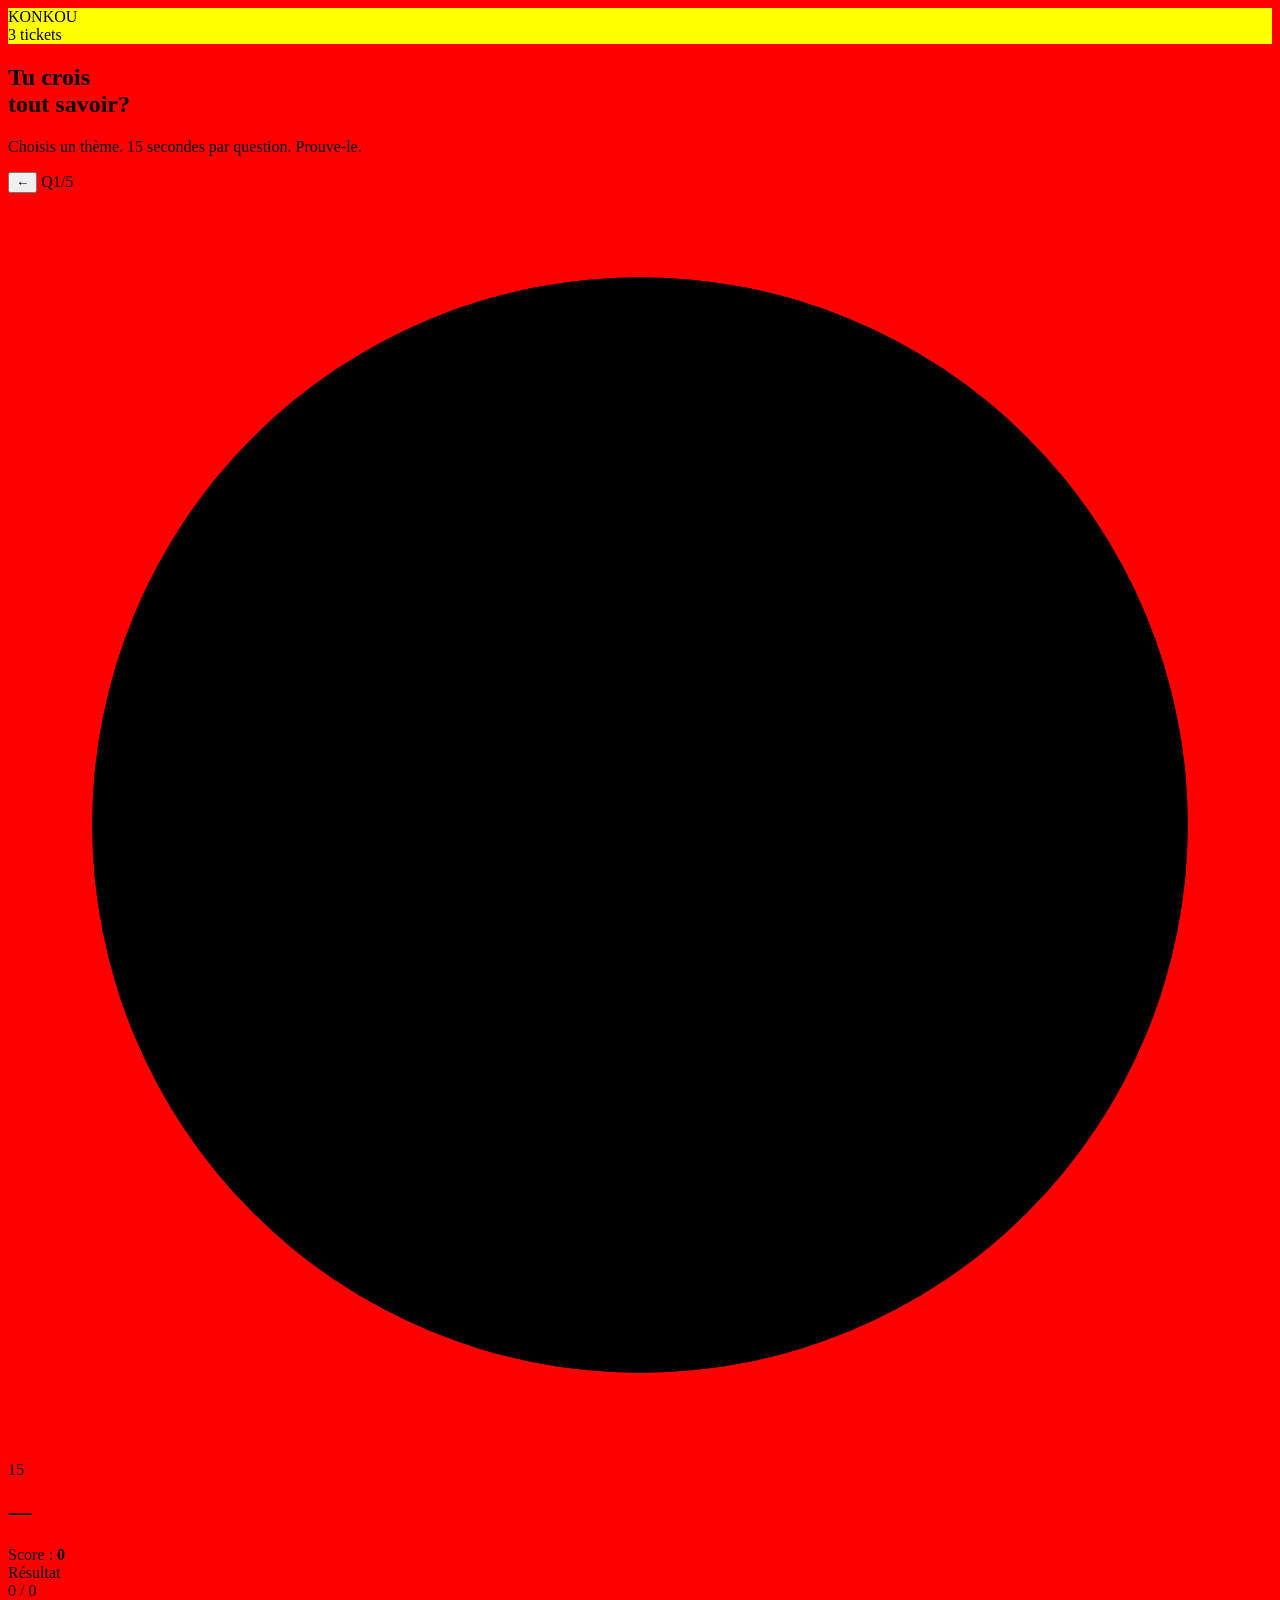
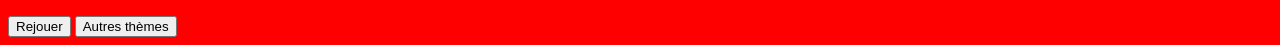
<file: index_14.html>
<!DOCTYPE html>
<html lang="fr">
<head>
<meta charset="UTF-8">
<meta name="viewport" content="width=device-width, initial-scale=1.0">
<meta name="theme-color" content="#14163B">
<title>Konkou — Joue pour Gagner</title>
<link rel="manifest" href="manifest.json">
<link rel="preconnect" href="https://fonts.googleapis.com">
<link href="https://fonts.googleapis.com/css2?family=Space+Grotesk:wght@500;700&family=Inter:wght@400;600;800&display=swap" rel="stylesheet">
<link rel="stylesheet" href="css/style.css">
</head>
<body>

<div class="app">

  <!-- ÉCRAN D'ACCUEIL -->
  <section id="screen-home" class="screen active">
    <div class="blob blob-1"></div>
    <div class="blob blob-2"></div>

    <header class="topbar">
      <span class="wordmark">KONKOU</span>
      <div class="ticket-pill">
        <span class="ticket-dot"></span>
        <span id="ticket-count">3</span> tickets
      </div>
    </header>

    <h1 class="headline">Tu crois<br>tout savoir<span class="dot">?</span></h1>
    <p class="subline">Choisis un thème. 15 secondes par question. Prouve-le.</p>

    <div id="category-list" class="category-grid"></div>
  </section>

  <!-- ÉCRAN QUIZ -->
  <section id="screen-quiz" class="screen">
    <div class="quiz-header">
      <button id="btn-quit" class="btn-quit" aria-label="Quitter">←</button>
      <span id="quiz-progress" class="quiz-progress">Q1/5</span>
      <div class="timer-ring">
        <svg viewBox="0 0 60 60">
          <circle class="ring-bg" cx="30" cy="30" r="26"></circle>
          <circle id="ring-fg" class="ring-fg" cx="30" cy="30" r="26"></circle>
        </svg>
        <span id="timer" class="timer-num">15</span>
      </div>
    </div>

    <span id="quiz-category" class="quiz-tag"></span>
    <h2 id="quiz-question" class="quiz-question">—</h2>

    <div id="quiz-choices" class="choice-grid"></div>

    <div class="score-strip">Score : <strong id="quiz-score">0</strong></div>
  </section>

  <!-- ÉCRAN RÉSULTAT -->
  <section id="screen-result" class="screen">
    <span class="result-eyebrow" id="result-eyebrow">Résultat</span>
    <div class="result-score-wrap">
      <span id="result-score" class="result-score">0</span>
      <span class="result-slash">/</span>
      <span id="result-total" class="result-total">0</span>
    </div>
    <p id="result-message" class="result-message"></p>

    <div class="result-actions">
      <button id="btn-replay" class="btn-primary">Rejouer</button>
      <button id="btn-home" class="btn-secondary">Autres thèmes</button>
    </div>
  </section>

</div>

<script src="js/quiz.js"></script>
</body>
</html>
</file>
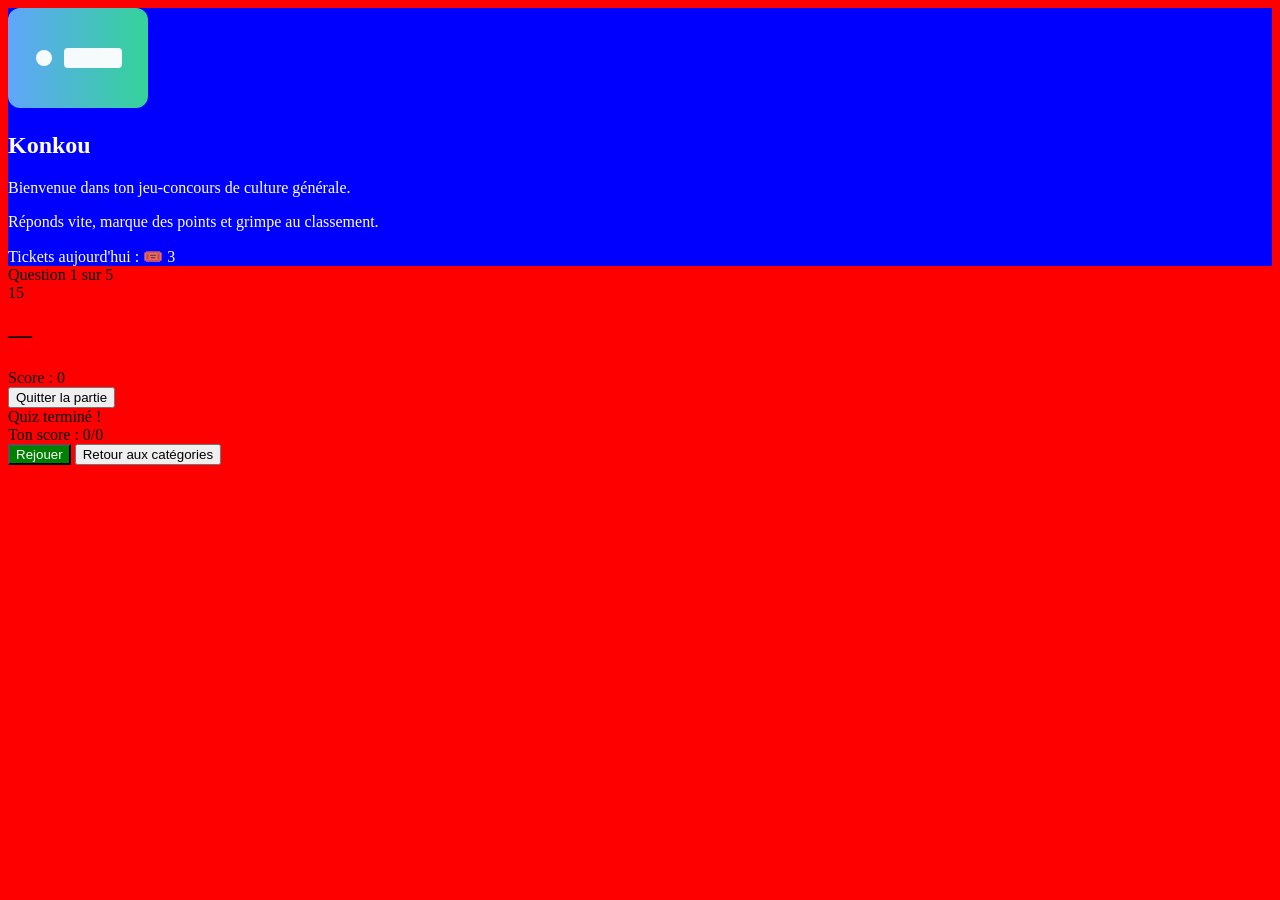
<file: index_15.html>
<!DOCTYPE html>
<html lang="fr">
<head>
<meta charset="UTF-8">
<meta name="viewport" content="width=device-width, initial-scale=1.0">
<meta name="theme-color" content="#2563eb">
<title>Konkou — Joue pour Gagner</title>
<link rel="manifest" href="manifest.json">
<link rel="stylesheet" href="css/style.css">
</head>
<body>

<div class="card">

  <!-- ÉCRAN D'ACCUEIL -->
  <section id="screen-home" class="screen active">
    <div class="hero">
      <div class="illustration">
        <svg width="140" height="100" viewBox="0 0 140 100" fill="none" xmlns="http://www.w3.org/2000/svg">
          <rect width="140" height="100" rx="12" fill="url(#g)"/>
          <g fill="white" opacity="0.95">
            <circle cx="36" cy="50" r="8" />
            <rect x="56" y="40" width="58" height="20" rx="4" />
          </g>
          <defs>
            <linearGradient id="g" x1="0" x2="1">
              <stop offset="0" stop-color="#60A5FA"/>
              <stop offset="1" stop-color="#34D399"/>
            </linearGradient>
          </defs>
        </svg>
      </div>
      <h1>Konkou</h1>
      <p>Bienvenue dans ton jeu-concours de culture générale.</p>
      <p>Réponds vite, marque des points et grimpe au classement.</p>
      <div class="ticket-line">Tickets aujourd'hui : 🎟️ <span id="ticket-count">3</span></div>
    </div>

    <div id="category-list" class="category-list"></div>
  </section>

  <!-- ÉCRAN QUIZ -->
  <section id="screen-quiz" class="screen">
    <div class="progress" id="quiz-progress">Question 1 sur 5</div>
    <div class="timer-line">
      <div class="progress-track"><div id="progress-fill" class="progress-fill"></div></div>
      <div class="timer" id="timer">15</div>
    </div>

    <span id="quiz-category" class="quiz-category"></span>
    <h2 id="quiz-question">—</h2>
    <div id="quiz-choices"></div>

    <div class="result" id="quiz-score-line">Score : <span id="quiz-score">0</span></div>
    <button class="restart-btn" id="btn-quit">Quitter la partie</button>
  </section>

  <!-- ÉCRAN RÉSULTAT -->
  <section id="screen-result" class="screen">
    <div class="result">Quiz terminé !</div>
    <div class="result">Ton score : <span id="result-score">0</span>/<span id="result-total">0</span></div>
    <div class="result" id="result-message"></div>
    <div class="badge" id="result-badge" style="display:none;">Bien joué !</div>
    <button class="start-btn" id="btn-replay">Rejouer</button>
    <button class="restart-btn" id="btn-home">Retour aux catégories</button>
  </section>

</div>

<script src="js/quiz.js"></script>
</body>
</html>
</file>
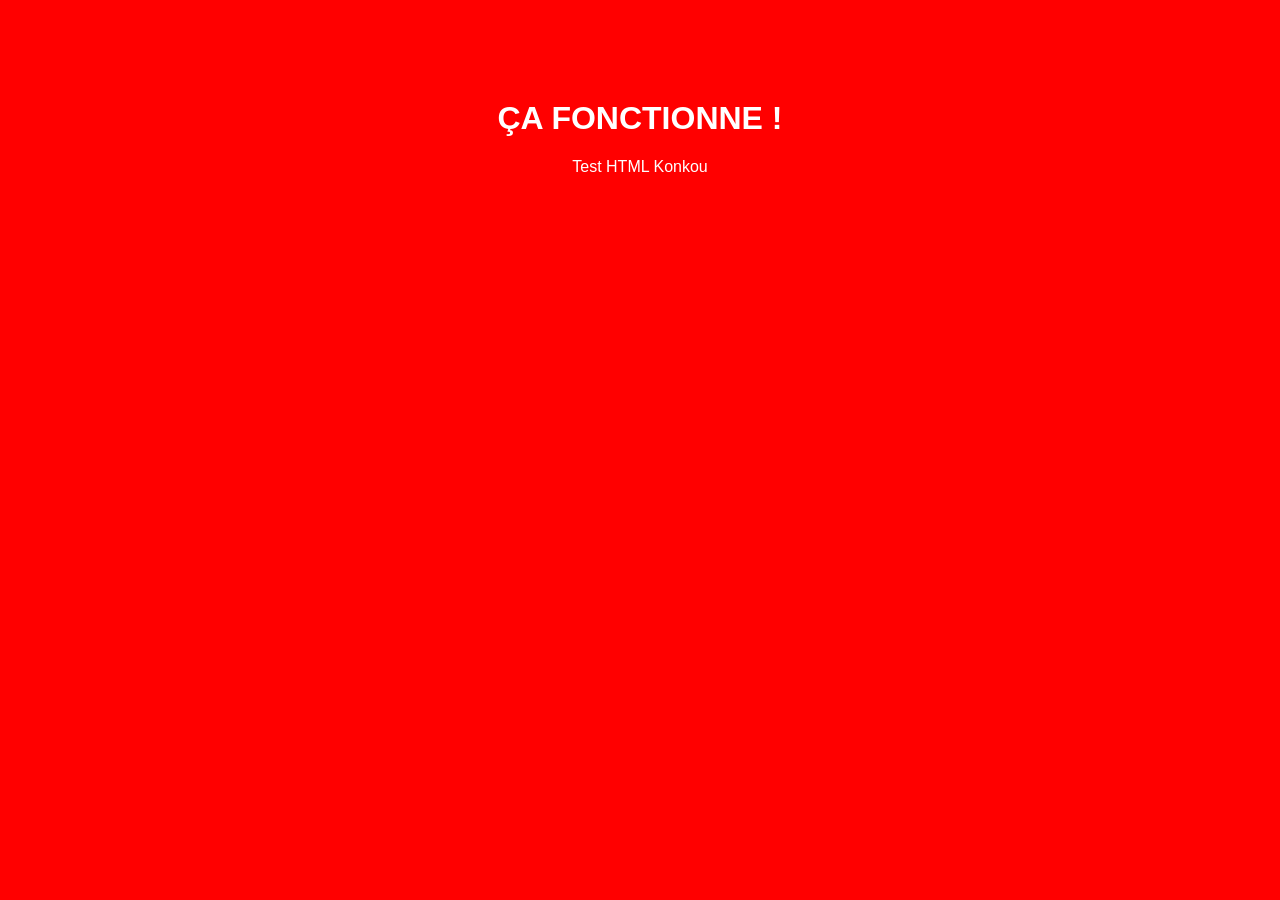
<file: test.html>
<!DOCTYPE html>
<html>
<head>
<title>TEST</title>
<style>
body {
    background: red;
    color: white;
    text-align: center;
    font-family: Arial;
}
h1 {
    margin-top: 100px;
}
</style>
</head>

<body>

<h1>ÇA FONCTIONNE !</h1>

<p>Test HTML Konkou</p>

</body>
</html>
</file>
<file: css/style.css>
body {
    background: red !important;
}

.topbar {
    background: yellow !important;
}

.hero {
    background: blue !important;
    color: white !important;
}

.start-btn {
    background: green !important;
    color: white !important;
}
</file>
